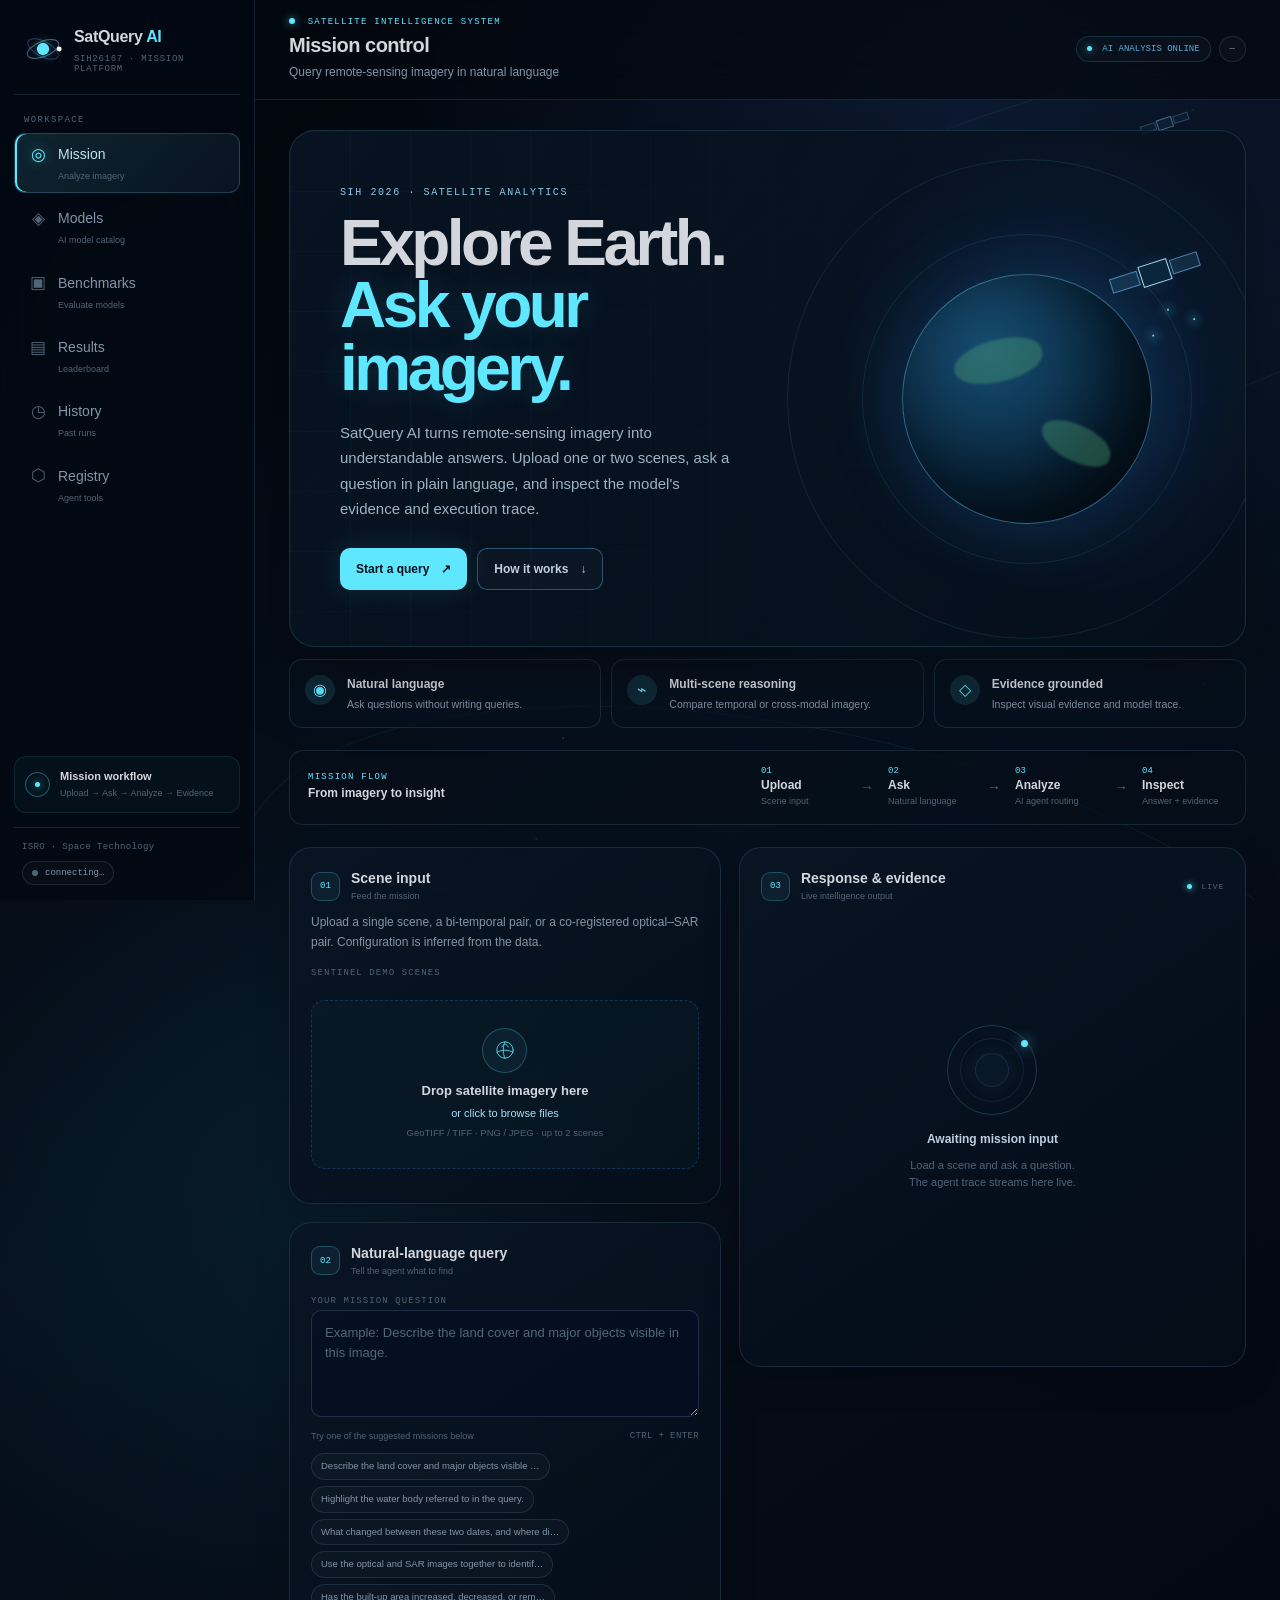
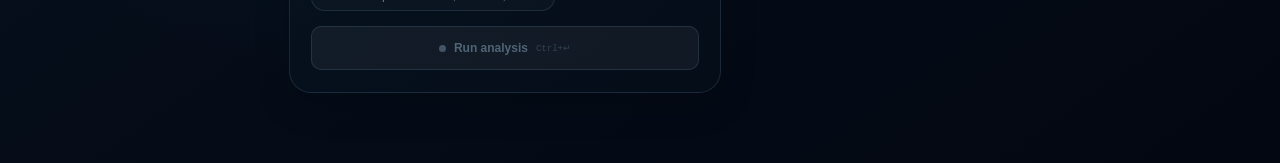
<file: src/satquery/api/static/index.html>
<!doctype html>
<html lang="en">
<head>
  <meta charset="utf-8" />
  <meta name="viewport" content="width=device-width, initial-scale=1" />
  <meta name="theme-color" content="#030712" />
  <meta name="description" content="SatQuery AI — Satellite Intelligence Mission Control Platform." />
  <title>SatQuery AI — Satellite Intelligence Mission Control</title>
  <link rel="stylesheet" href="style.css" />
</head>

<body>
  <div class="space-backdrop" aria-hidden="true">
    <div class="stars stars-a"></div>
    <div class="stars stars-b"></div>
    <div class="orbit-line orbit-line-a"></div>
    <div class="orbit-line orbit-line-b"></div>
    <div class="satellite satellite-a">
      <span class="sat-body"></span><span class="panel panel-left"></span><span class="panel panel-right"></span>
    </div>
    <div class="earth-glow"></div>
  </div>

  <div class="app">
    <aside class="sidebar" aria-label="Primary navigation">
      <div class="sidebar-brand">
        <svg class="orbit-mark" viewBox="0 0 40 40" aria-hidden="true">
          <circle cx="20" cy="20" r="6.5" class="planet" />
          <ellipse cx="20" cy="20" rx="17.5" ry="8" class="orbit" />
          <ellipse cx="20" cy="20" rx="17.5" ry="8" class="orbit orbit-tilt" />
          <circle cx="37" cy="20" r="2.6" class="sat" />
        </svg>
        <div>
          <strong>SatQuery <span class="brand-ai">AI</span></strong>
          <span class="sidebar-id">SIH26167 · Mission Platform</span>
        </div>
      </div>

      <div class="sidebar-section-label">Workspace</div>
      <nav class="nav" role="tablist" aria-label="Workspace">
        <button class="nav-item is-active" data-tab="mission" role="tab" aria-selected="true">
          <span class="nav-icon">◎</span><span>Mission</span>
          <span class="nav-caption">Analyze imagery</span>
        </button>
        <button class="nav-item" data-tab="models" role="tab" aria-selected="false">
          <span class="nav-icon">◈</span><span>Models</span>
          <span class="nav-caption">AI model catalog</span>
        </button>
        <button class="nav-item" data-tab="benchmarks" role="tab" aria-selected="false">
          <span class="nav-icon">▣</span><span>Benchmarks</span>
          <span class="nav-caption">Evaluate models</span>
        </button>
        <button class="nav-item" data-tab="results" role="tab" aria-selected="false">
          <span class="nav-icon">▤</span><span>Results</span>
          <span class="nav-caption">Leaderboard</span>
        </button>
        <button class="nav-item" data-tab="history" role="tab" aria-selected="false">
          <span class="nav-icon">◷</span><span>History</span>
          <span class="nav-caption">Past runs</span>
        </button>
        <button class="nav-item" data-tab="registry" role="tab" aria-selected="false">
          <span class="nav-icon">⬡</span><span>Registry</span>
          <span class="nav-caption">Agent tools</span>
        </button>
      </nav>

      <div class="sidebar-guide">
        <div class="guide-orb"></div>
        <div>
          <strong>Mission workflow</strong>
          <span>Upload → Ask → Analyze → Evidence</span>
        </div>
      </div>

      <footer class="sidebar-foot">
        <span class="sidebar-org">ISRO · Space Technology</span>
        <div id="status" class="status-pill" role="status">connecting…</div>
      </footer>
    </aside>

    <div class="main">
      <header class="topbar">
        <div class="topbar-title">
          <div class="eyebrow"><span class="live-dot"></span> SATELLITE INTELLIGENCE SYSTEM</div>
          <h1 id="page-title">Mission control</h1>
          <p id="page-subtitle">Query remote-sensing imagery in natural language</p>
        </div>
        <div class="topbar-actions">
          <div class="system-chip"><span class="chip-dot"></span> AI ANALYSIS ONLINE</div>
          <span id="active-model" class="chip-meta">—</span>
        </div>
      </header>

      <main class="content">

        <!-- Mission -->
        <section id="mission" class="view is-active">
          <section class="mission-hero">
            <div class="hero-copy">
              <div class="hero-kicker">SIH 2026 · SATELLITE ANALYTICS</div>
              <h2>Explore Earth.<br /><span>Ask your imagery.</span></h2>
              <p>
                SatQuery AI turns remote-sensing imagery into understandable answers.
                Upload one or two scenes, ask a question in plain language, and inspect the
                model's evidence and execution trace.
              </p>
              <div class="hero-actions">
                <a class="hero-btn hero-btn-primary" href="#query-section">Start a query <span>↗</span></a>
                <a class="hero-btn hero-btn-secondary" href="#workflow">How it works <span>↓</span></a>
              </div>
            </div>
            <div class="hero-visual" aria-hidden="true">
              <div class="radar-ring ring-1"></div>
              <div class="radar-ring ring-2"></div>
              <div class="radar-ring ring-3"></div>
              <div class="radar-sweep"></div>
              <div class="earth-disc">
                <div class="earth-grid"></div>
                <div class="earth-land land-1"></div>
                <div class="earth-land land-2"></div>
              </div>
              <div class="hero-satellite">
                <span class="hs-body"></span>
                <span class="hs-panel hs-left"></span>
                <span class="hs-panel hs-right"></span>
                <span class="signal s1"></span><span class="signal s2"></span><span class="signal s3"></span>
              </div>
            </div>
          </section>

          <section class="mission-stats" aria-label="Platform capabilities">
            <div class="capability">
              <span class="cap-icon">◉</span>
              <div><strong>Natural language</strong><span>Ask questions without writing queries.</span></div>
            </div>
            <div class="capability">
              <span class="cap-icon">⌁</span>
              <div><strong>Multi-scene reasoning</strong><span>Compare temporal or cross-modal imagery.</span></div>
            </div>
            <div class="capability">
              <span class="cap-icon">◇</span>
              <div><strong>Evidence grounded</strong><span>Inspect visual evidence and model trace.</span></div>
            </div>
          </section>

          <div id="workflow" class="workflow-strip">
            <div class="workflow-title"><span>MISSION FLOW</span><strong>From imagery to insight</strong></div>
            <div class="workflow-steps">
              <div class="workflow-step"><b>01</b><span>Upload</span><small>Scene input</small></div>
              <i>→</i>
              <div class="workflow-step"><b>02</b><span>Ask</span><small>Natural language</small></div>
              <i>→</i>
              <div class="workflow-step"><b>03</b><span>Analyze</span><small>AI agent routing</small></div>
              <i>→</i>
              <div class="workflow-step"><b>04</b><span>Inspect</span><small>Answer + evidence</small></div>
            </div>
          </div>

          <div class="mission-layout">
            <div class="stack">
              <article class="card mission-card">
                <header class="card-head">
                  <div class="step-badge">01</div>
                  <div><h2>Scene input</h2><span class="section-note">Feed the mission</span></div>
                </header>
                <p class="card-lede">
                  Upload a single scene, a bi-temporal pair, or a co-registered optical–SAR pair.
                  Configuration is inferred from the data.
                </p>

                <div id="sample-strip" class="sample-strip">
                  <div class="label-row">Sentinel demo scenes</div>
                  <div id="sample-cards" class="sample-grid"></div>
                </div>

                <label id="dropzone" class="dropzone" for="file-input">
                  <div class="dropzone-inner">
                    <div class="upload-orbit" aria-hidden="true">
                      <svg viewBox="0 0 48 48">
                        <circle cx="24" cy="24" r="14"></circle>
                        <path d="M10 28c8-5 20-5 28 0"></path>
                        <path d="M24 10c-4 8-4 20 0 28"></path>
                        <path d="M18 19l6-6 6 6"></path>
                      </svg>
                    </div>
                    <span class="drop-title">Drop satellite imagery here</span>
                    <span class="drop-action">or click to browse files</span>
                    <span class="drop-hint">GeoTIFF / TIFF · PNG / JPEG · up to 2 scenes</span>
                  </div>
                  <input type="file" id="file-input" multiple accept=".tif,.tiff,.png,.jpg,.jpeg,.jp2" />
                </label>

                <div id="scenes" class="scene-grid"></div>
                <div id="config-banner" class="banner" hidden></div>
              </article>

              <article id="query-section" class="card mission-card query-card">
                <header class="card-head">
                  <div class="step-badge">02</div>
                  <div><h2>Natural-language query</h2><span class="section-note">Tell the agent what to find</span></div>
                </header>

                <label class="query-label" for="query">YOUR MISSION QUESTION</label>
                <textarea id="query" rows="4" spellcheck="false"
                  placeholder="Example: Describe the land cover and major objects visible in this image."></textarea>
                <div class="query-helper"><span>Try one of the suggested missions below</span><span class="query-shortcut">CTRL + ENTER</span></div>
                <div id="examples" class="chip-row"></div>

                <button id="run" class="btn btn-primary run-btn" disabled>
                  <span class="run-pulse"></span>
                  <span class="btn-label">Run analysis</span>
                  <span class="btn-kbd">Ctrl+↵</span>
                </button>
              </article>
            </div>

            <article class="card card-tall response-card">
              <header class="card-head">
                <div class="step-badge">03</div>
                <div><h2>Response &amp; evidence</h2><span class="section-note">Live intelligence output</span></div>
                <span class="response-live"><span></span> LIVE</span>
              </header>

              <div id="placeholder" class="empty-state">
                <div class="empty-orbit">
                  <span></span><i></i>
                </div>
                <strong>Awaiting mission input</strong>
                <p>Load a scene and ask a question.<br />The agent trace streams here live.</p>
              </div>

              <div id="answer-card" class="answer-card" hidden>
                <header class="answer-head">
                  <span id="routed-task" class="badge badge-dark"></span>
                  <div class="confidence">
                    <span>CONFIDENCE</span>
                    <strong id="confidence-value"></strong>
                    <div class="meter"><div id="confidence-bar" class="meter-fill"></div></div>
                  </div>
                </header>
                <p id="answer" class="answer-text"></p>
                <footer id="routing-rule" class="answer-foot"></footer>
              </div>

              <div id="warnings" class="alert" hidden></div>

              <div id="evidence-block" class="sub-block" hidden>
                <h3>Visual evidence</h3>
                <div id="evidence" class="evidence-grid"></div>
              </div>

              <div id="checks-block" class="sub-block" hidden>
                <h3>Input validation</h3>
                <div id="checks" class="check-table"></div>
              </div>

              <div id="trace-block" class="sub-block" hidden>
                <h3>Execution trace</h3>
                <ol id="trace" class="trace"></ol>
                <button id="download-report" class="btn btn-ghost">Download report (JSON)</button>
              </div>
            </article>
          </div>
        </section>

        <!-- Models -->
        <section id="models" class="view">
          <div class="page-intro">
            <div class="page-kicker">MODEL OPERATIONS</div>
            <h2>Model catalog</h2>
            <p>Pull vision-language weights and run multi-model bake-offs across every candidate backend.</p>
          </div>
          <div id="model-catalog" class="model-grid">loading…</div>
          <div class="card card-spaced">
            <header class="card-head"><div class="step-badge">01</div><div><h2>Quick bake-off</h2><span class="section-note">Compare ready models</span></div></header>
            <p class="card-lede">Run all ready models against selected benchmarks. Results append to the shared leaderboard.</p>
            <div id="bakeoff-bench-list" class="check-list">loading…</div>
            <div class="form-row">
              <label class="field"><span>Samples per benchmark</span><input type="number" id="bakeoff-limit" value="200" min="1" max="100000" /></label>
              <button id="bakeoff-run" class="btn btn-primary">Run bake-off on ready models</button>
            </div>
            <pre id="bakeoff-progress" class="progress-log" hidden></pre>
          </div>
        </section>

        <!-- Benchmarks -->
        <section id="benchmarks" class="view">
          <div class="page-intro">
            <div class="page-kicker">EVALUATION LAB</div>
            <h2>Prescribed benchmarks</h2>
            <p>Official evaluation datasets from the problem statement — VRSBench, RSVQA, CDVQA.</p>
          </div>
          <article class="card card-spaced">
            <header class="card-head"><div class="step-badge">01</div><div><h2>Datasets</h2><span class="section-note">Evaluation sources</span></div></header>
            <div id="dataset-cards" class="dataset-grid">loading…</div>
          </article>
          <article class="card">
            <header class="card-head"><div class="step-badge">02</div><div><h2>Evaluate</h2><span class="section-note">Run the same prompts as live analysis</span></div></header>
            <p class="card-lede">Score selected models through the same prompts used for live analysis.</p>
            <div id="bench-model-picker" class="model-picker"></div>
            <div id="bench-list" class="check-list">loading…</div>
            <div class="form-row">
              <label class="field"><span>Samples</span><input type="number" id="bench-limit" value="200" min="1" max="100000" /></label>
              <button id="bench-run" class="btn btn-primary">Run selected</button>
            </div>
            <div id="bench-live" class="bench-live" hidden>
              <div id="bench-progress-bar" class="progress-track"><span></span></div>
              <div id="bench-results-cards" class="metric-cards"></div>
            </div>
            <pre id="bench-output" class="log" hidden></pre>
          </article>
        </section>

        <!-- Results -->
        <section id="results" class="view">
          <div class="page-intro">
            <div class="page-kicker">MISSION INTELLIGENCE</div>
            <h2>Leaderboard</h2>
            <p>Headline metrics from <code>runs/results.csv</code> — normalized bake-off comparison.</p>
          </div>
          <article class="card">
            <div class="card-toolbar"><button id="results-refresh" class="btn btn-ghost btn-sm">Refresh results</button></div>
            <div id="results-table-wrap" class="table-wrap"><p class="empty">No results yet. Run a benchmark or bake-off.</p></div>
          </article>
          <article class="card card-spaced">
            <header class="card-head"><div class="step-badge">02</div><div><h2>Run log</h2><span class="section-note">Recent evaluation activity</span></div></header>
            <div id="results-runs" class="run-log"></div>
          </article>
        </section>

        <!-- History -->
        <section id="history" class="view">
          <div class="page-intro">
            <div class="page-kicker">MISSION ARCHIVE</div>
            <h2>Session history</h2>
            <p>Recent analysis and benchmark jobs from this server instance.</p>
          </div>
          <div id="history-list" class="history-list">loading…</div>
        </section>

        <!-- Registry -->
        <section id="registry" class="view">
          <div class="page-intro">
            <div class="page-kicker">AGENT INFRASTRUCTURE</div>
            <h2>Tool registry</h2>
            <p>Predefined specialist tools the agent may select. Only listed parameters are permitted.</p>
          </div>
          <div id="registry-list" class="tool-grid">loading…</div>
        </section>

      </main>
    </div>
  </div>

  <script src="app.js"></script>
</body>
</html>
</file>
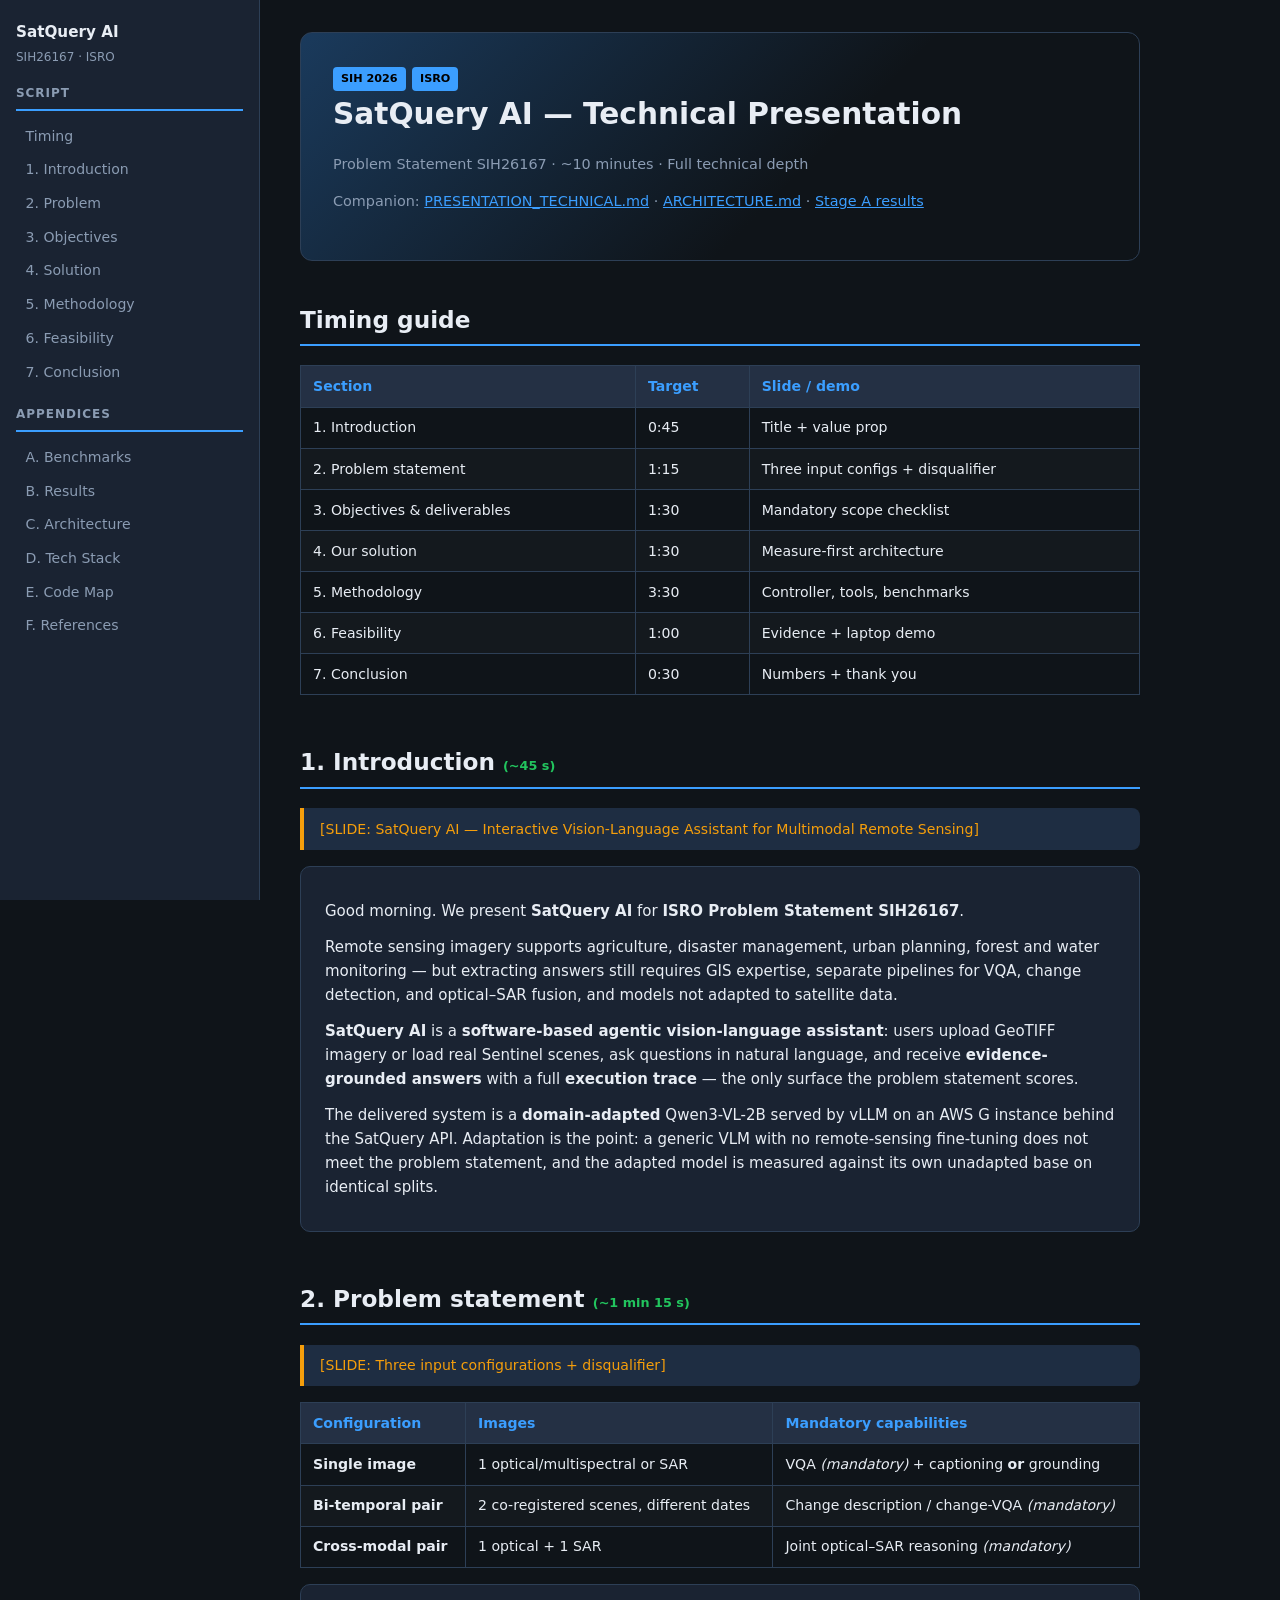
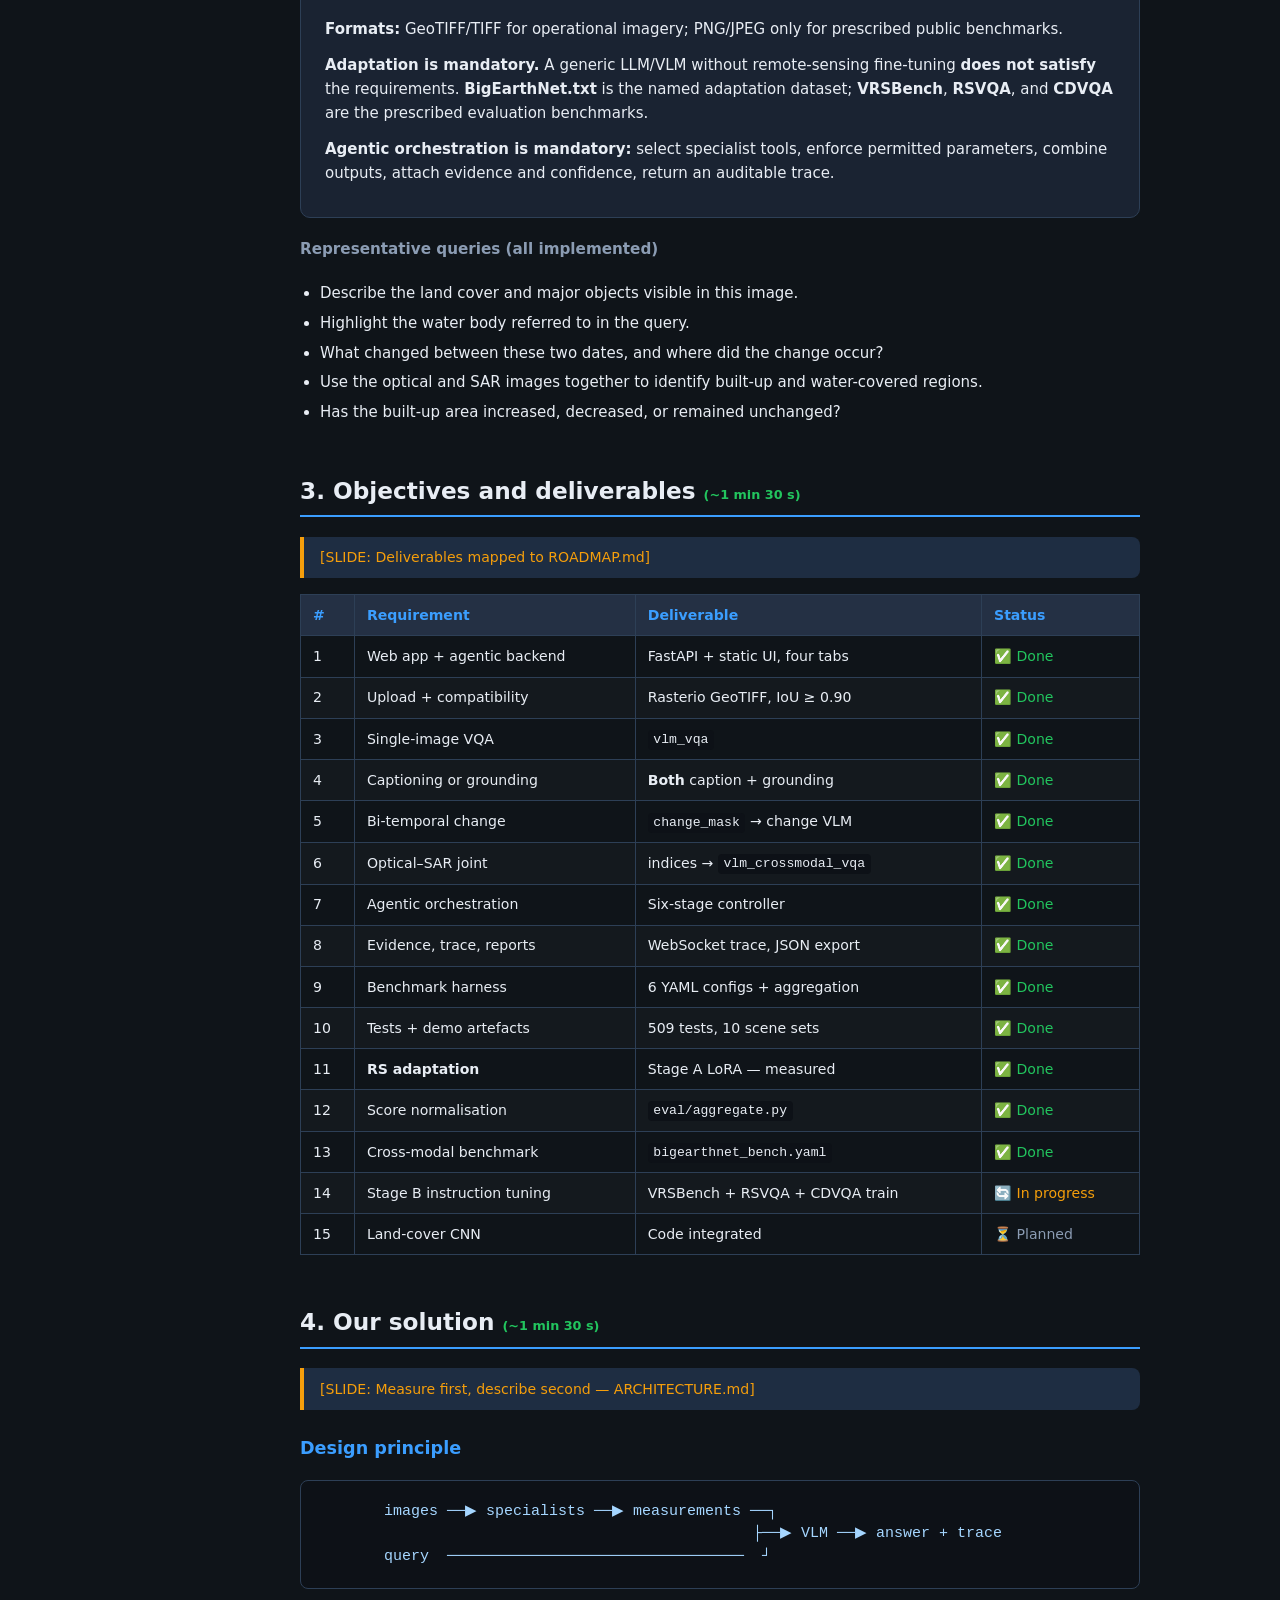
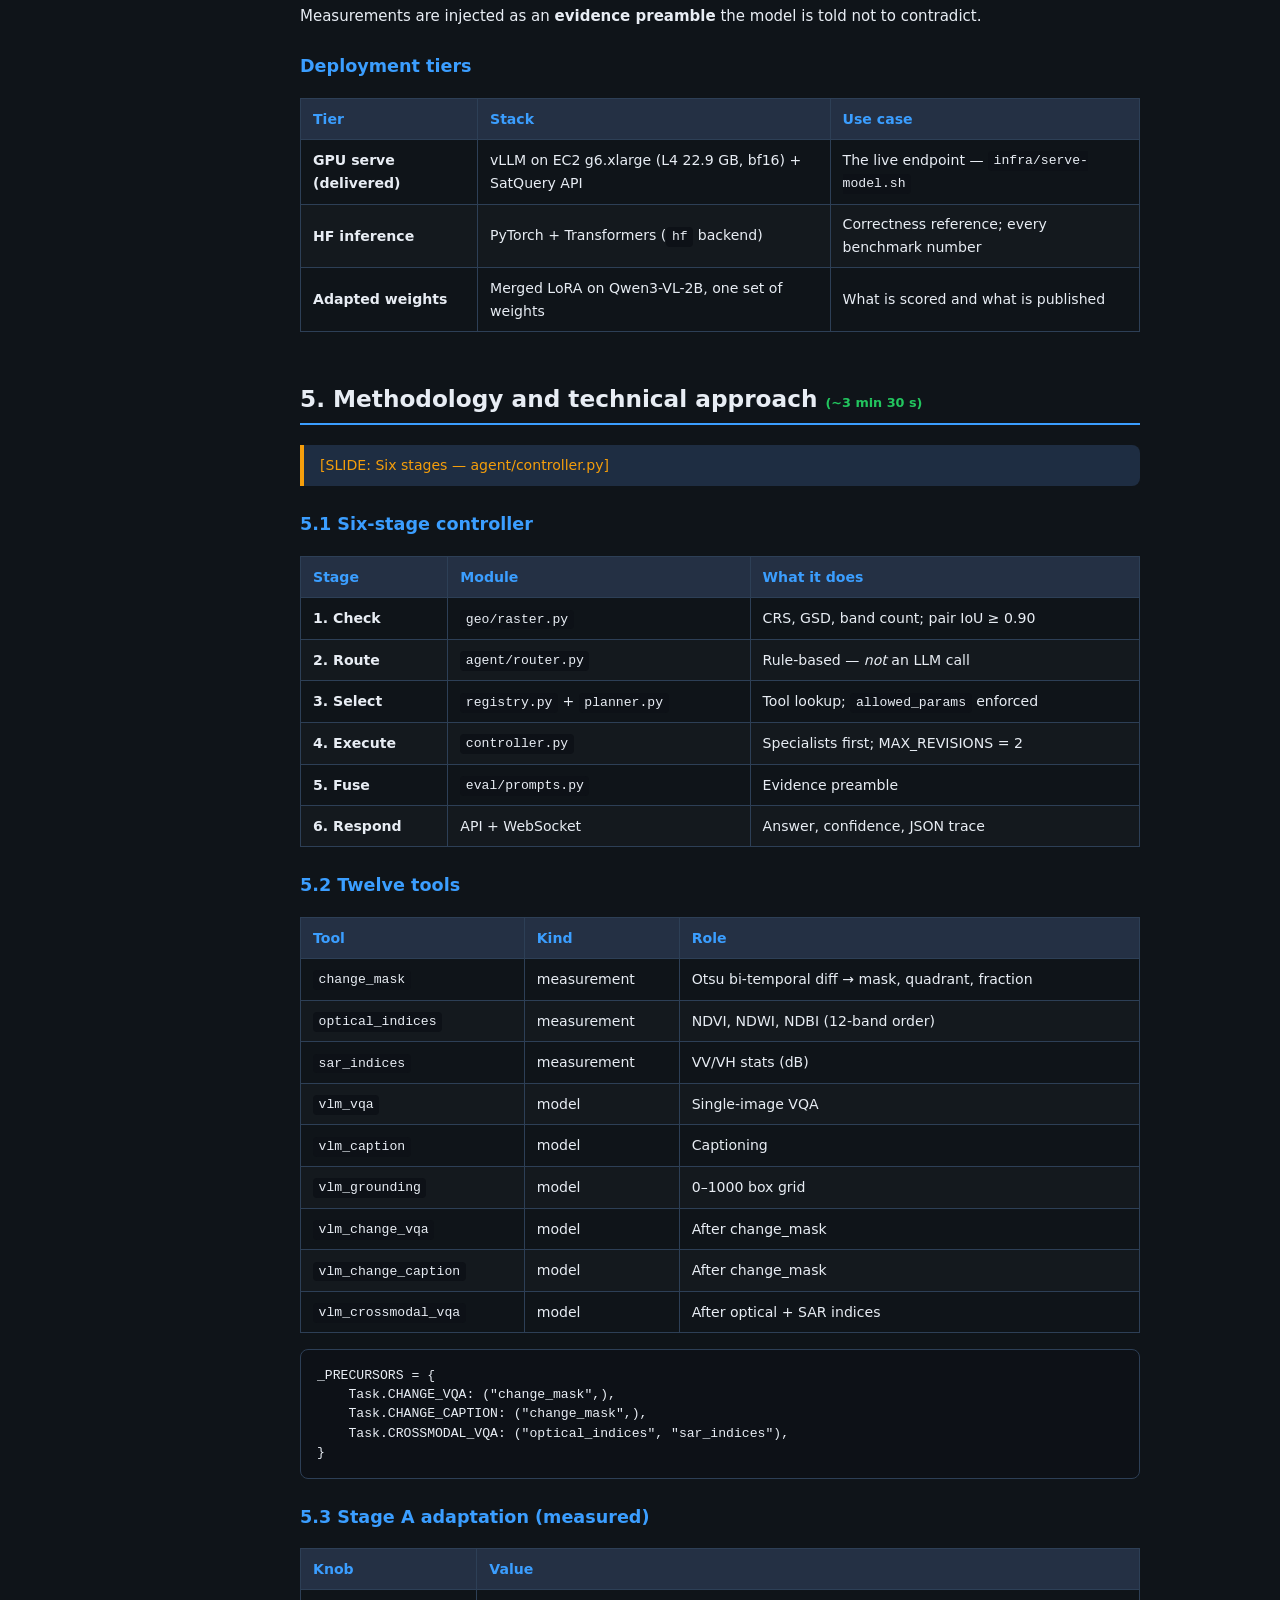
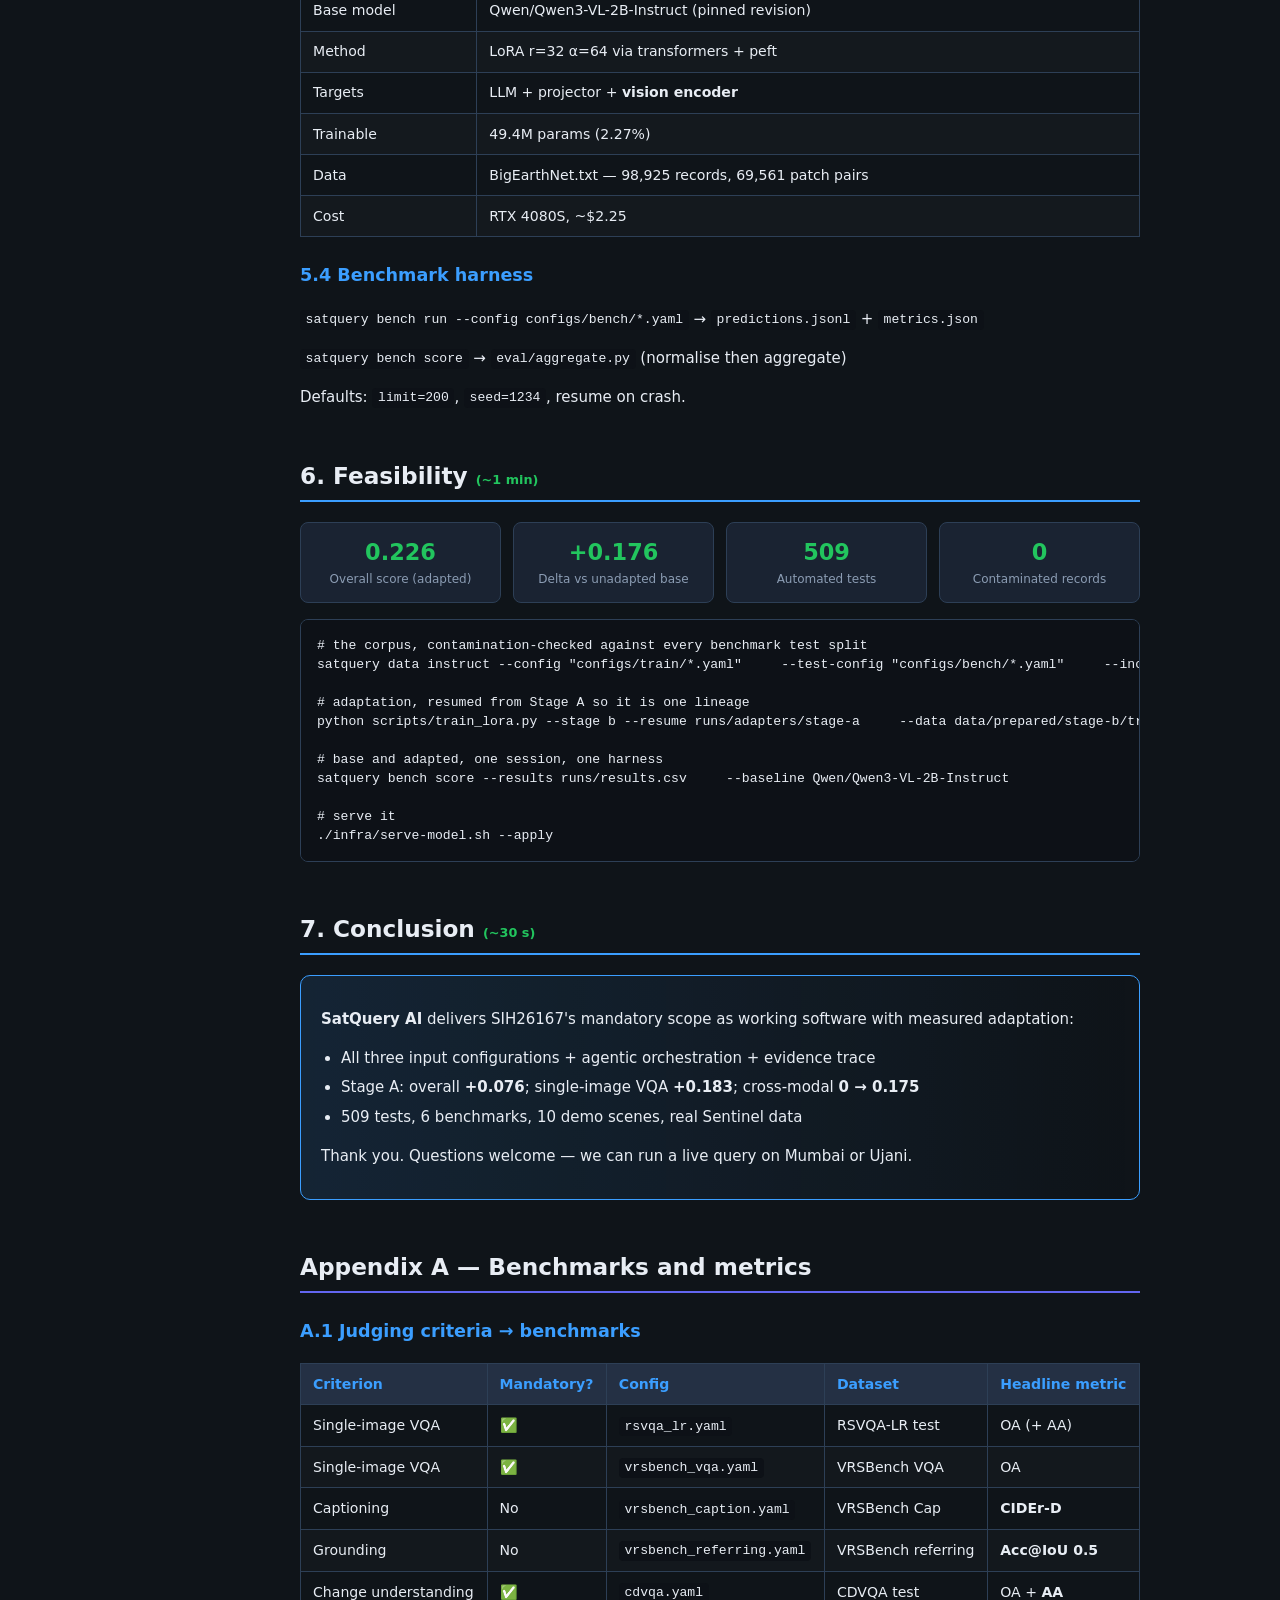
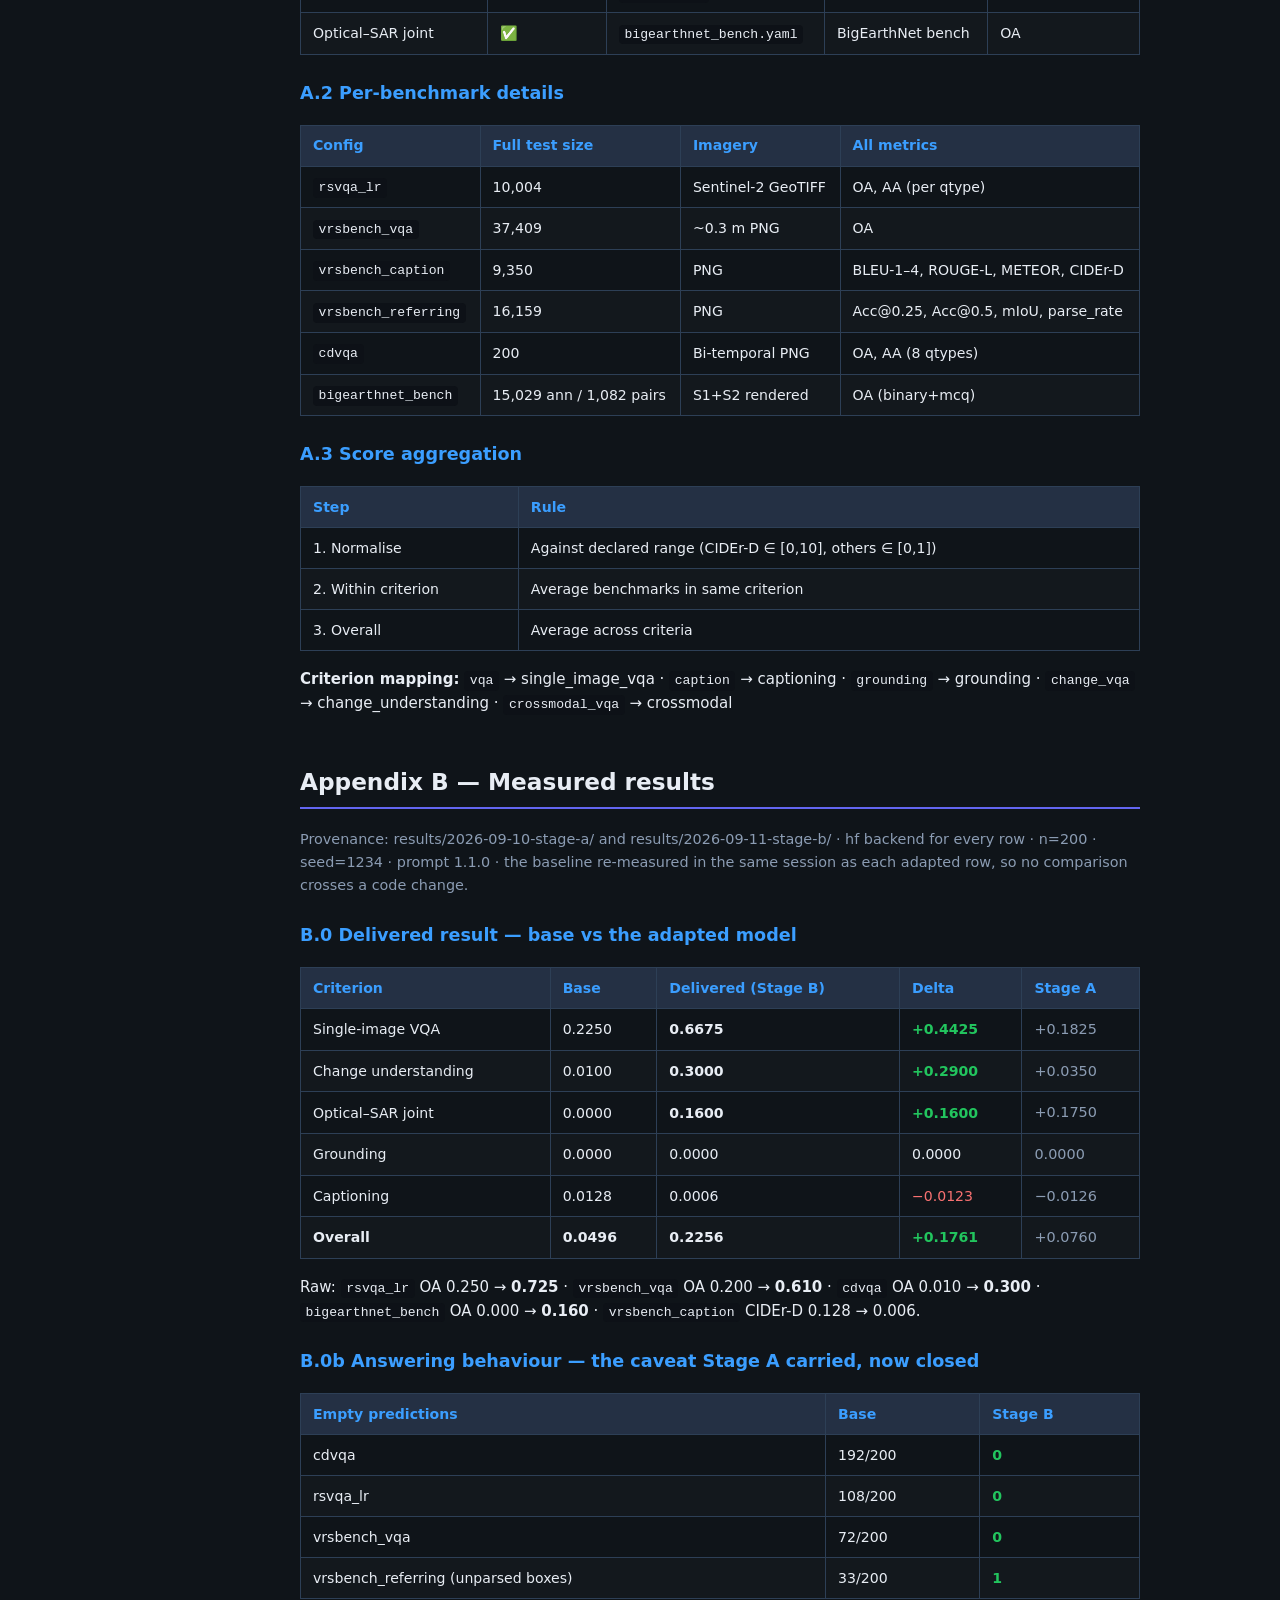
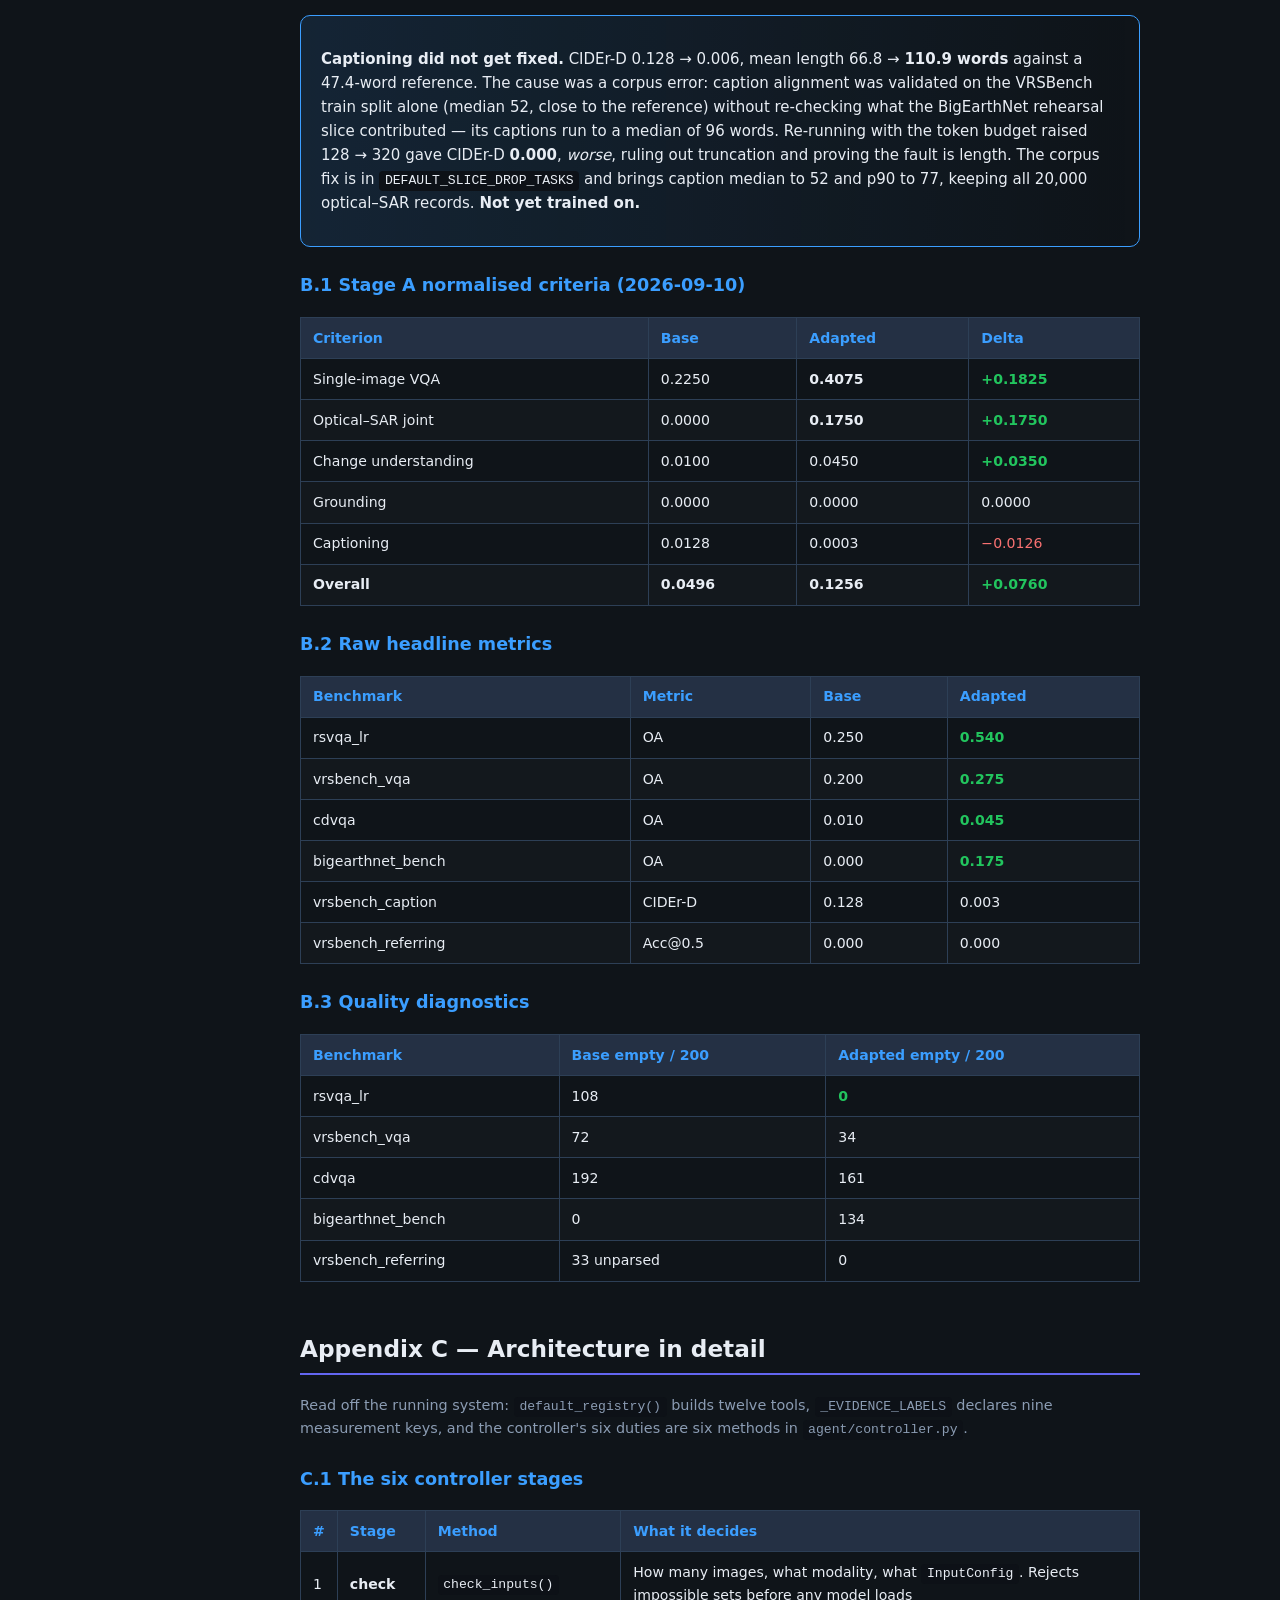
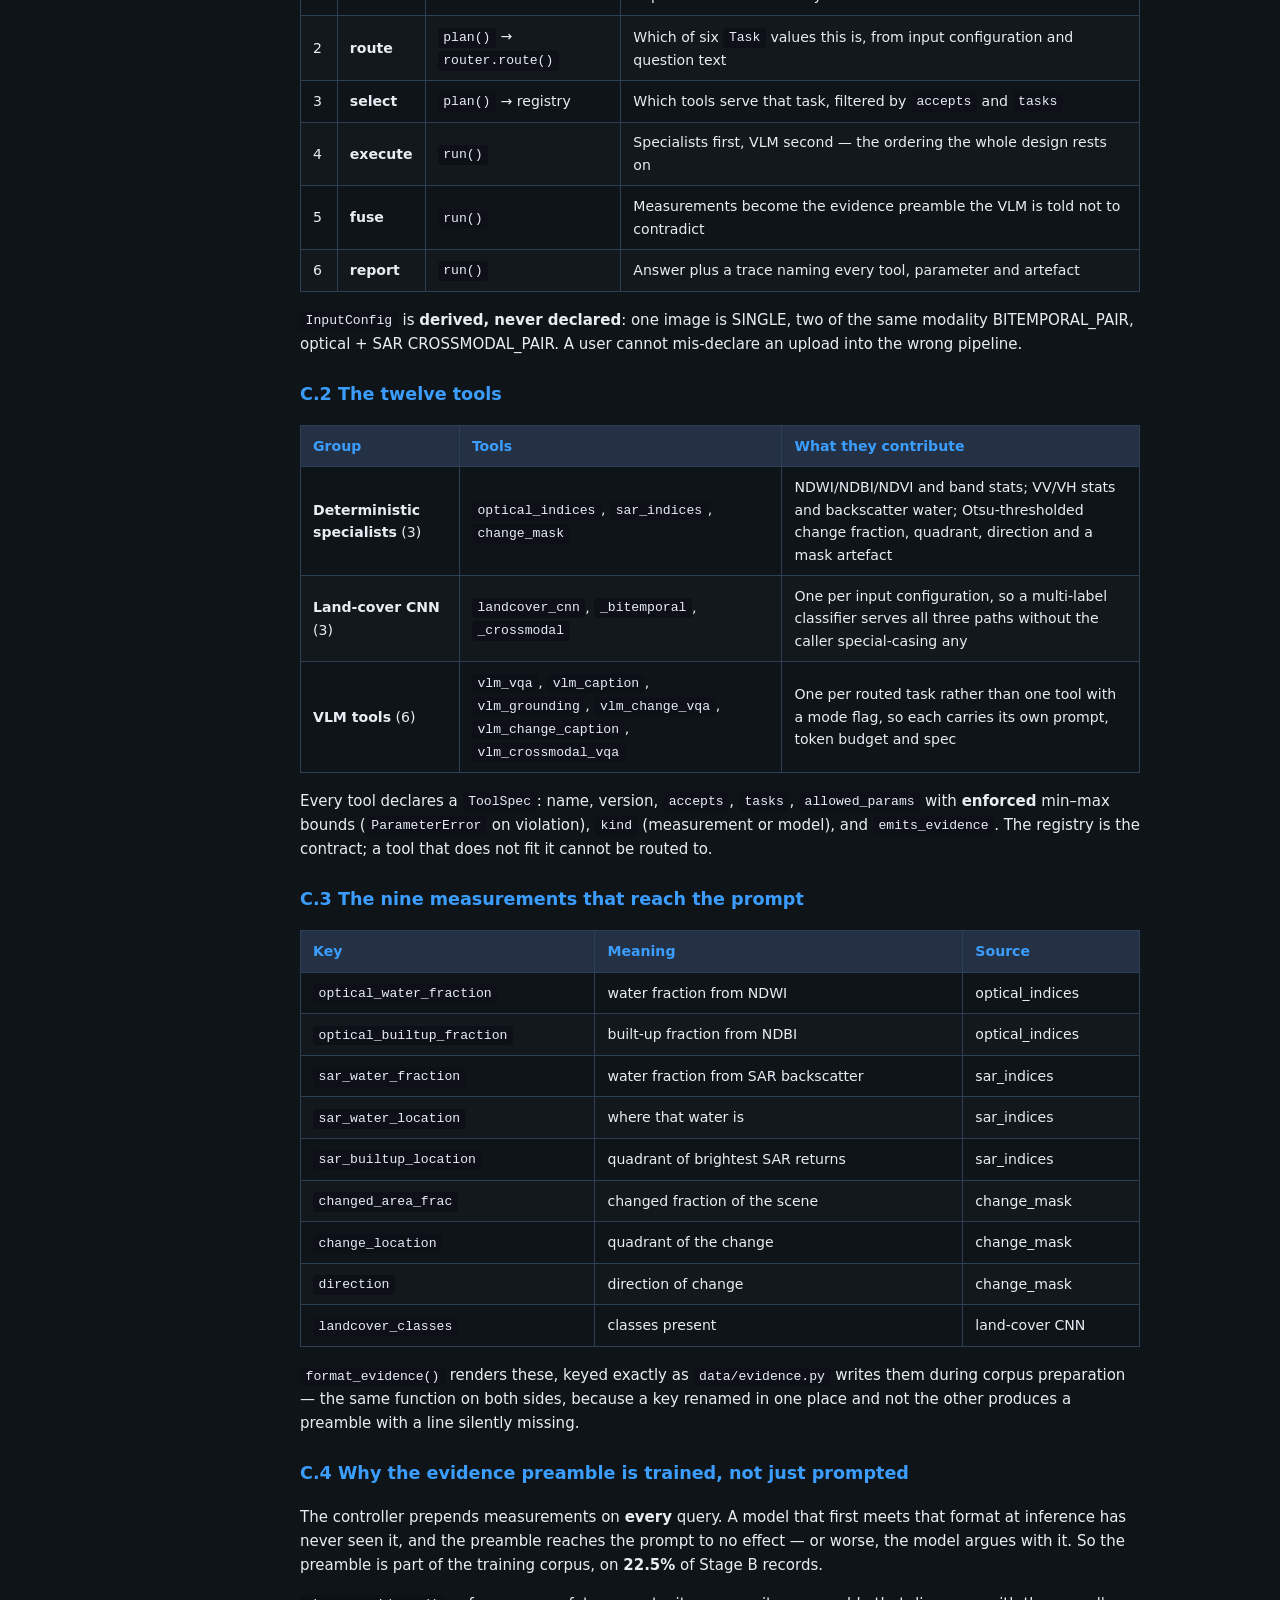
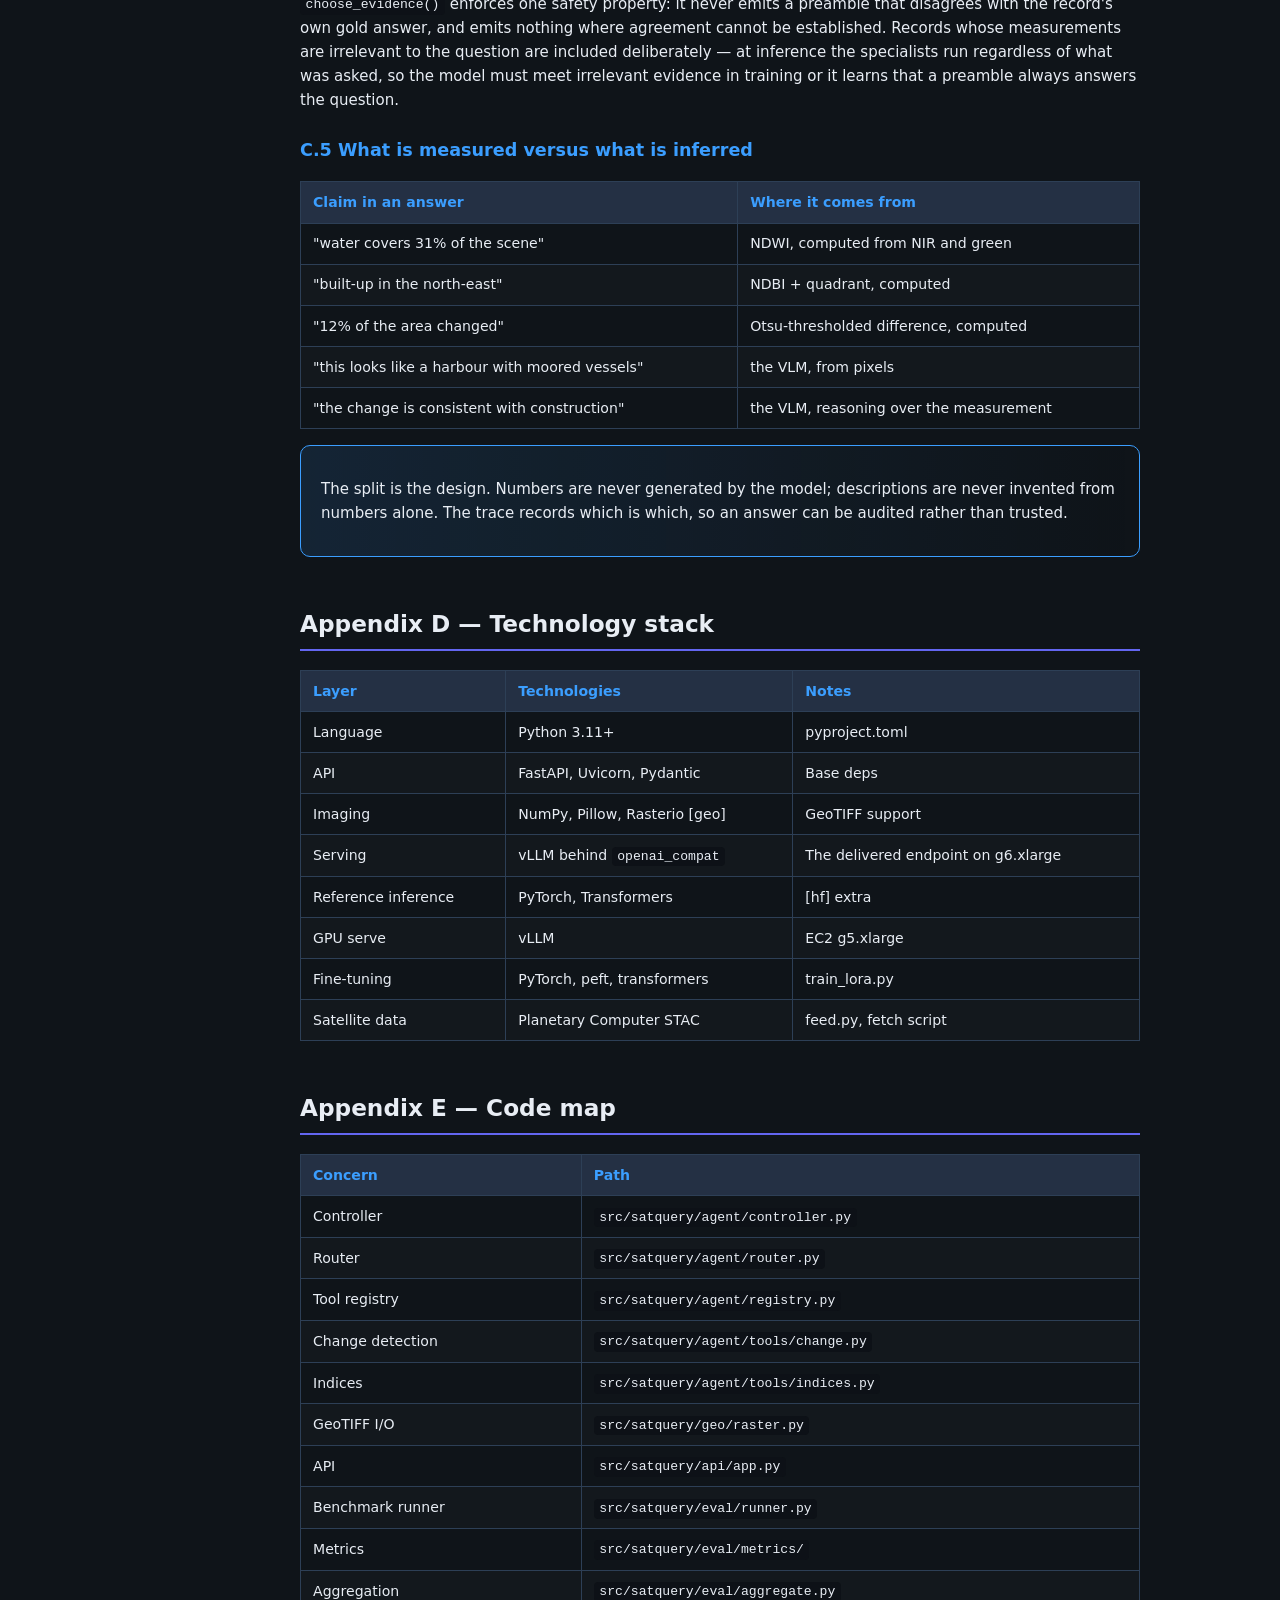
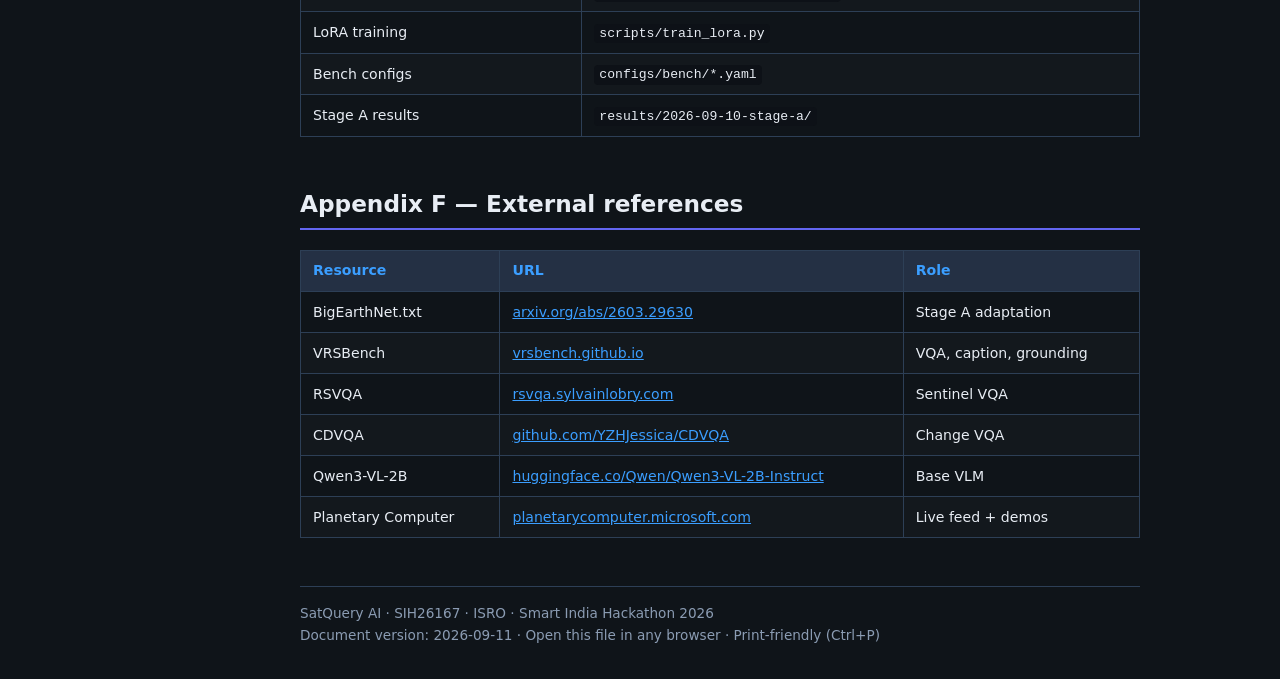
<file: docs/PRESENTATION_TECHNICAL.html>
<!DOCTYPE html>
<html lang="en">
<head>
  <meta charset="UTF-8" />
  <meta name="viewport" content="width=device-width, initial-scale=1.0" />
  <title>SatQuery AI — Technical Presentation | SIH26167</title>
  <style>
    :root {
      --bg: #0f1419;
      --surface: #1a2332;
      --surface2: #243044;
      --text: #e8edf4;
      --muted: #8b9cb3;
      --accent: #3b9eff;
      --accent2: #22c55e;
      --warn: #f59e0b;
      --border: #2d3f56;
      --code-bg: #0d1117;
      --slide: #1e2d42;
    }
    * { box-sizing: border-box; }
    html { scroll-behavior: smooth; }
    body {
      margin: 0;
      font-family: "Segoe UI", system-ui, -apple-system, sans-serif;
      background: var(--bg);
      color: var(--text);
      line-height: 1.6;
      font-size: 15px;
    }
    .layout {
      display: grid;
      grid-template-columns: 260px 1fr;
      min-height: 100vh;
    }
    nav {
      position: sticky;
      top: 0;
      height: 100vh;
      overflow-y: auto;
      background: var(--surface);
      border-right: 1px solid var(--border);
      padding: 1.25rem 1rem;
    }
    nav h2 {
      font-size: 0.75rem;
      text-transform: uppercase;
      letter-spacing: 0.08em;
      color: var(--muted);
      margin: 1rem 0 0.5rem;
    }
    nav a {
      display: block;
      color: var(--muted);
      text-decoration: none;
      padding: 0.35rem 0.6rem;
      border-radius: 6px;
      font-size: 0.88rem;
    }
    nav a:hover, nav a.active { color: var(--accent); background: var(--surface2); }
    main {
      max-width: 920px;
      padding: 2rem 2.5rem 4rem;
    }
    header.hero {
      background: linear-gradient(135deg, #1a3a5c 0%, #0f1419 60%);
      border: 1px solid var(--border);
      border-radius: 12px;
      padding: 2rem;
      margin-bottom: 2.5rem;
    }
    header.hero h1 {
      margin: 0 0 0.5rem;
      font-size: 1.85rem;
      font-weight: 700;
    }
    .meta { color: var(--muted); font-size: 0.9rem; }
    .badge {
      display: inline-block;
      background: var(--accent);
      color: #000;
      font-size: 0.7rem;
      font-weight: 700;
      padding: 0.2rem 0.5rem;
      border-radius: 4px;
      margin-right: 0.4rem;
    }
    section {
      margin-bottom: 3rem;
      scroll-margin-top: 1rem;
    }
    h2 {
      font-size: 1.45rem;
      border-bottom: 2px solid var(--accent);
      padding-bottom: 0.4rem;
      margin-top: 0;
    }
    h3 { font-size: 1.1rem; color: var(--accent); margin-top: 1.5rem; }
    h4 { font-size: 0.95rem; color: var(--muted); margin-top: 1.2rem; }
    .slide-cue {
      background: var(--slide);
      border-left: 4px solid var(--warn);
      padding: 0.6rem 1rem;
      margin: 1rem 0;
      font-size: 0.88rem;
      color: var(--warn);
      border-radius: 0 8px 8px 0;
    }
    .script {
      background: var(--surface);
      border: 1px solid var(--border);
      border-radius: 10px;
      padding: 1.25rem 1.5rem;
      margin: 1rem 0;
    }
    .script p { margin: 0.75rem 0; }
    .timing {
      font-size: 0.8rem;
      color: var(--accent2);
      font-weight: 600;
      margin-bottom: 0.5rem;
    }
    table {
      width: 100%;
      border-collapse: collapse;
      margin: 1rem 0;
      font-size: 0.88rem;
    }
    th, td {
      border: 1px solid var(--border);
      padding: 0.55rem 0.75rem;
      text-align: left;
    }
    th { background: var(--surface2); color: var(--accent); font-weight: 600; }
    tr:nth-child(even) td { background: rgba(255,255,255,0.02); }
    .ok { color: var(--accent2); }
    .progress { color: var(--warn); }
    .planned { color: var(--muted); }
    .delta-pos { color: var(--accent2); font-weight: 600; }
    .delta-neg { color: #f87171; }
    pre, code {
      font-family: "Cascadia Code", "Consolas", monospace;
      font-size: 0.82rem;
    }
    pre {
      background: var(--code-bg);
      border: 1px solid var(--border);
      border-radius: 8px;
      padding: 1rem;
      overflow-x: auto;
      line-height: 1.45;
    }
    code { background: var(--code-bg); padding: 0.15rem 0.35rem; border-radius: 4px; }
    pre code { background: none; padding: 0; }
    .diagram {
      background: var(--code-bg);
      border: 1px solid var(--border);
      border-radius: 8px;
      padding: 1.25rem;
      font-family: monospace;
      white-space: pre;
      line-height: 1.5;
      color: #a5d6ff;
    }
    ul { padding-left: 1.25rem; }
    li { margin: 0.35rem 0; }
    a { color: var(--accent); }
    .appendix h2 { border-color: #6366f1; }
    .highlight-box {
      background: linear-gradient(90deg, rgba(59,158,255,0.12), transparent);
      border: 1px solid var(--accent);
      border-radius: 10px;
      padding: 1rem 1.25rem;
      margin: 1rem 0;
    }
    .stat-grid {
      display: grid;
      grid-template-columns: repeat(auto-fit, minmax(140px, 1fr));
      gap: 0.75rem;
      margin: 1rem 0;
    }
    .stat {
      background: var(--surface);
      border: 1px solid var(--border);
      border-radius: 8px;
      padding: 0.75rem;
      text-align: center;
    }
    .stat .val { font-size: 1.4rem; font-weight: 700; color: var(--accent2); }
    .stat .lbl { font-size: 0.75rem; color: var(--muted); }
    footer {
      margin-top: 3rem;
      padding-top: 1rem;
      border-top: 1px solid var(--border);
      color: var(--muted);
      font-size: 0.85rem;
    }
    @media print {
      nav { display: none; }
      .layout { display: block; }
      body { background: #fff; color: #000; }
      section { page-break-inside: avoid; }
    }
    @media (max-width: 800px) {
      .layout { grid-template-columns: 1fr; }
      nav { position: relative; height: auto; }
      main { padding: 1rem; }
    }
  </style>
</head>
<body>
<div class="layout">
  <nav>
    <strong style="color:var(--text);font-size:0.95rem;">SatQuery AI</strong>
    <p style="font-size:0.75rem;color:var(--muted);margin:0.25rem 0 1rem;">SIH26167 · ISRO</p>
    <h2>Script</h2>
    <a href="#timing">Timing</a>
    <a href="#s1">1. Introduction</a>
    <a href="#s2">2. Problem</a>
    <a href="#s3">3. Objectives</a>
    <a href="#s4">4. Solution</a>
    <a href="#s5">5. Methodology</a>
    <a href="#s6">6. Feasibility</a>
    <a href="#s7">7. Conclusion</a>
    <h2>Appendices</h2>
    <a href="#appendix-a">A. Benchmarks</a>
    <a href="#appendix-b">B. Results</a>
    <a href="#appendix-c">C. Architecture</a>
    <a href="#appendix-d">D. Tech Stack</a>
    <a href="#appendix-e">E. Code Map</a>
    <a href="#appendix-f">F. References</a>
  </nav>

  <main>
    <header class="hero">
      <span class="badge">SIH 2026</span><span class="badge">ISRO</span>
      <h1>SatQuery AI — Technical Presentation</h1>
      <p class="meta">Problem Statement SIH26167 · ~10 minutes · Full technical depth</p>
      <p class="meta">Companion: <a href="PRESENTATION_TECHNICAL.md">PRESENTATION_TECHNICAL.md</a> ·
        <a href="ARCHITECTURE.md">ARCHITECTURE.md</a> ·
        <a href="../results/2026-09-10-stage-a/">Stage A results</a></p>
    </header>

    <section id="timing">
      <h2>Timing guide</h2>
      <table>
        <thead><tr><th>Section</th><th>Target</th><th>Slide / demo</th></tr></thead>
        <tbody>
          <tr><td>1. Introduction</td><td>0:45</td><td>Title + value prop</td></tr>
          <tr><td>2. Problem statement</td><td>1:15</td><td>Three input configs + disqualifier</td></tr>
          <tr><td>3. Objectives & deliverables</td><td>1:30</td><td>Mandatory scope checklist</td></tr>
          <tr><td>4. Our solution</td><td>1:30</td><td>Measure-first architecture</td></tr>
          <tr><td>5. Methodology</td><td>3:30</td><td>Controller, tools, benchmarks</td></tr>
          <tr><td>6. Feasibility</td><td>1:00</td><td>Evidence + laptop demo</td></tr>
          <tr><td>7. Conclusion</td><td>0:30</td><td>Numbers + thank you</td></tr>
        </tbody>
      </table>
    </section>

    <section id="s1">
      <h2>1. Introduction <span class="timing">(~45 s)</span></h2>
      <div class="slide-cue">[SLIDE: SatQuery AI — Interactive Vision-Language Assistant for Multimodal Remote Sensing]</div>
      <div class="script">
        <p>Good morning. We present <strong>SatQuery AI</strong> for <strong>ISRO Problem Statement SIH26167</strong>.</p>
        <p>Remote sensing imagery supports agriculture, disaster management, urban planning, forest and water monitoring — but extracting answers still requires GIS expertise, separate pipelines for VQA, change detection, and optical–SAR fusion, and models not adapted to satellite data.</p>
        <p><strong>SatQuery AI</strong> is a <strong>software-based agentic vision-language assistant</strong>: users upload GeoTIFF imagery or load real Sentinel scenes, ask questions in natural language, and receive <strong>evidence-grounded answers</strong> with a full <strong>execution trace</strong> — the only surface the problem statement scores.</p>
        <p>The delivered system is a <strong>domain-adapted</strong> Qwen3-VL-2B served by vLLM on an AWS G instance behind the SatQuery API. Adaptation is the point: a generic VLM with no remote-sensing fine-tuning does not meet the problem statement, and the adapted model is measured against its own unadapted base on identical splits.</p>
      </div>
    </section>

    <section id="s2">
      <h2>2. Problem statement <span class="timing">(~1 min 15 s)</span></h2>
      <div class="slide-cue">[SLIDE: Three input configurations + disqualifier]</div>
      <table>
        <thead><tr><th>Configuration</th><th>Images</th><th>Mandatory capabilities</th></tr></thead>
        <tbody>
          <tr><td><strong>Single image</strong></td><td>1 optical/multispectral or SAR</td><td>VQA <em>(mandatory)</em> + captioning <strong>or</strong> grounding</td></tr>
          <tr><td><strong>Bi-temporal pair</strong></td><td>2 co-registered scenes, different dates</td><td>Change description / change-VQA <em>(mandatory)</em></td></tr>
          <tr><td><strong>Cross-modal pair</strong></td><td>1 optical + 1 SAR</td><td>Joint optical–SAR reasoning <em>(mandatory)</em></td></tr>
        </tbody>
      </table>
      <div class="script">
        <p><strong>Formats:</strong> GeoTIFF/TIFF for operational imagery; PNG/JPEG only for prescribed public benchmarks.</p>
        <p><strong>Adaptation is mandatory.</strong> A generic LLM/VLM without remote-sensing fine-tuning <strong>does not satisfy</strong> the requirements. <strong>BigEarthNet.txt</strong> is the named adaptation dataset; <strong>VRSBench</strong>, <strong>RSVQA</strong>, and <strong>CDVQA</strong> are the prescribed evaluation benchmarks.</p>
        <p><strong>Agentic orchestration is mandatory:</strong> select specialist tools, enforce permitted parameters, combine outputs, attach evidence and confidence, return an auditable trace.</p>
      </div>
      <h4>Representative queries (all implemented)</h4>
      <ul>
        <li>Describe the land cover and major objects visible in this image.</li>
        <li>Highlight the water body referred to in the query.</li>
        <li>What changed between these two dates, and where did the change occur?</li>
        <li>Use the optical and SAR images together to identify built-up and water-covered regions.</li>
        <li>Has the built-up area increased, decreased, or remained unchanged?</li>
      </ul>
    </section>

    <section id="s3">
      <h2>3. Objectives and deliverables <span class="timing">(~1 min 30 s)</span></h2>
      <div class="slide-cue">[SLIDE: Deliverables mapped to ROADMAP.md]</div>
      <table>
        <thead><tr><th>#</th><th>Requirement</th><th>Deliverable</th><th>Status</th></tr></thead>
        <tbody>
          <tr><td>1</td><td>Web app + agentic backend</td><td>FastAPI + static UI, four tabs</td><td class="ok">✅ Done</td></tr>
          <tr><td>2</td><td>Upload + compatibility</td><td>Rasterio GeoTIFF, IoU ≥ 0.90</td><td class="ok">✅ Done</td></tr>
          <tr><td>3</td><td>Single-image VQA</td><td><code>vlm_vqa</code></td><td class="ok">✅ Done</td></tr>
          <tr><td>4</td><td>Captioning or grounding</td><td><strong>Both</strong> caption + grounding</td><td class="ok">✅ Done</td></tr>
          <tr><td>5</td><td>Bi-temporal change</td><td><code>change_mask</code> → change VLM</td><td class="ok">✅ Done</td></tr>
          <tr><td>6</td><td>Optical–SAR joint</td><td>indices → <code>vlm_crossmodal_vqa</code></td><td class="ok">✅ Done</td></tr>
          <tr><td>7</td><td>Agentic orchestration</td><td>Six-stage controller</td><td class="ok">✅ Done</td></tr>
          <tr><td>8</td><td>Evidence, trace, reports</td><td>WebSocket trace, JSON export</td><td class="ok">✅ Done</td></tr>
          <tr><td>9</td><td>Benchmark harness</td><td>6 YAML configs + aggregation</td><td class="ok">✅ Done</td></tr>
          <tr><td>10</td><td>Tests + demo artefacts</td><td>509 tests, 10 scene sets</td><td class="ok">✅ Done</td></tr>
          <tr><td>11</td><td><strong>RS adaptation</strong></td><td>Stage A LoRA — measured</td><td class="ok">✅ Done</td></tr>
          <tr><td>12</td><td>Score normalisation</td><td><code>eval/aggregate.py</code></td><td class="ok">✅ Done</td></tr>
          <tr><td>13</td><td>Cross-modal benchmark</td><td><code>bigearthnet_bench.yaml</code></td><td class="ok">✅ Done</td></tr>
          <tr><td>14</td><td>Stage B instruction tuning</td><td>VRSBench + RSVQA + CDVQA train</td><td class="progress">🔄 In progress</td></tr>
          <tr><td>15</td><td>Land-cover CNN</td><td>Code integrated</td><td class="planned">⏳ Planned</td></tr>
        </tbody>
      </table>
    </section>

    <section id="s4">
      <h2>4. Our solution <span class="timing">(~1 min 30 s)</span></h2>
      <div class="slide-cue">[SLIDE: Measure first, describe second — ARCHITECTURE.md]</div>
      <h3>Design principle</h3>
      <div class="diagram">       images ──▶ specialists ──▶ measurements ──┐
                                                ├──▶ VLM ──▶ answer + trace
       query  ─────────────────────────────────  ┘</div>
      <p>Measurements are injected as an <strong>evidence preamble</strong> the model is told not to contradict.</p>
      <h3>Deployment tiers</h3>
      <table>
        <thead><tr><th>Tier</th><th>Stack</th><th>Use case</th></tr></thead>
        <tbody>
          <tr><td><strong>GPU serve (delivered)</strong></td><td>vLLM on EC2 g6.xlarge (L4 22.9&nbsp;GB, bf16) + SatQuery API</td><td>The live endpoint — <code>infra/serve-model.sh</code></td></tr>
          <tr><td><strong>HF inference</strong></td><td>PyTorch + Transformers (<code>hf</code> backend)</td><td>Correctness reference; every benchmark number</td></tr>
          <tr><td><strong>Adapted weights</strong></td><td>Merged LoRA on Qwen3-VL-2B, one set of weights</td><td>What is scored and what is published</td></tr>
        </tbody>
      </table>
    </section>

    <section id="s5">
      <h2>5. Methodology and technical approach <span class="timing">(~3 min 30 s)</span></h2>
      <div class="slide-cue">[SLIDE: Six stages — agent/controller.py]</div>

      <h3>5.1 Six-stage controller</h3>
      <table>
        <thead><tr><th>Stage</th><th>Module</th><th>What it does</th></tr></thead>
        <tbody>
          <tr><td><strong>1. Check</strong></td><td><code>geo/raster.py</code></td><td>CRS, GSD, band count; pair IoU ≥ 0.90</td></tr>
          <tr><td><strong>2. Route</strong></td><td><code>agent/router.py</code></td><td>Rule-based — <em>not</em> an LLM call</td></tr>
          <tr><td><strong>3. Select</strong></td><td><code>registry.py</code> + <code>planner.py</code></td><td>Tool lookup; <code>allowed_params</code> enforced</td></tr>
          <tr><td><strong>4. Execute</strong></td><td><code>controller.py</code></td><td>Specialists first; MAX_REVISIONS = 2</td></tr>
          <tr><td><strong>5. Fuse</strong></td><td><code>eval/prompts.py</code></td><td>Evidence preamble</td></tr>
          <tr><td><strong>6. Respond</strong></td><td>API + WebSocket</td><td>Answer, confidence, JSON trace</td></tr>
        </tbody>
      </table>

      <h3>5.2 Twelve tools</h3>
      <table>
        <thead><tr><th>Tool</th><th>Kind</th><th>Role</th></tr></thead>
        <tbody>
          <tr><td><code>change_mask</code></td><td>measurement</td><td>Otsu bi-temporal diff → mask, quadrant, fraction</td></tr>
          <tr><td><code>optical_indices</code></td><td>measurement</td><td>NDVI, NDWI, NDBI (12-band order)</td></tr>
          <tr><td><code>sar_indices</code></td><td>measurement</td><td>VV/VH stats (dB)</td></tr>
          <tr><td><code>vlm_vqa</code></td><td>model</td><td>Single-image VQA</td></tr>
          <tr><td><code>vlm_caption</code></td><td>model</td><td>Captioning</td></tr>
          <tr><td><code>vlm_grounding</code></td><td>model</td><td>0–1000 box grid</td></tr>
          <tr><td><code>vlm_change_vqa</code></td><td>model</td><td>After change_mask</td></tr>
          <tr><td><code>vlm_change_caption</code></td><td>model</td><td>After change_mask</td></tr>
          <tr><td><code>vlm_crossmodal_vqa</code></td><td>model</td><td>After optical + SAR indices</td></tr>
        </tbody>
      </table>

      <pre><code>_PRECURSORS = {
    Task.CHANGE_VQA: ("change_mask",),
    Task.CHANGE_CAPTION: ("change_mask",),
    Task.CROSSMODAL_VQA: ("optical_indices", "sar_indices"),
}</code></pre>

      <h3>5.3 Stage A adaptation (measured)</h3>
      <table>
        <thead><tr><th>Knob</th><th>Value</th></tr></thead>
        <tbody>
          <tr><td>Base model</td><td>Qwen/Qwen3-VL-2B-Instruct (pinned revision)</td></tr>
          <tr><td>Method</td><td>LoRA r=32 α=64 via transformers + peft</td></tr>
          <tr><td>Targets</td><td>LLM + projector + <strong>vision encoder</strong></td></tr>
          <tr><td>Trainable</td><td>49.4M params (2.27%)</td></tr>
          <tr><td>Data</td><td>BigEarthNet.txt — 98,925 records, 69,561 patch pairs</td></tr>
          <tr><td>Cost</td><td>RTX 4080S, ~$2.25</td></tr>
        </tbody>
      </table>

      <h3>5.4 Benchmark harness</h3>
      <p><code>satquery bench run --config configs/bench/*.yaml</code> → <code>predictions.jsonl</code> + <code>metrics.json</code></p>
      <p><code>satquery bench score</code> → <code>eval/aggregate.py</code> (normalise then aggregate)</p>
      <p>Defaults: <code>limit=200</code>, <code>seed=1234</code>, resume on crash.</p>
    </section>

    <section id="s6">
      <h2>6. Feasibility <span class="timing">(~1 min)</span></h2>
      <div class="stat-grid">
        <div class="stat"><div class="val">0.226</div><div class="lbl">Overall score (adapted)</div></div>
        <div class="stat"><div class="val">+0.176</div><div class="lbl">Delta vs unadapted base</div></div>
        <div class="stat"><div class="val">509</div><div class="lbl">Automated tests</div></div>
        <div class="stat"><div class="val">0</div><div class="lbl">Contaminated records</div></div>
      </div>
      <pre><code># the corpus, contamination-checked against every benchmark test split
satquery data instruct --config "configs/train/*.yaml"     --test-config "configs/bench/*.yaml"     --include bigearthnet=data/prepared/train/train.jsonl     --out data/prepared/stage-b/train.jsonl

# adaptation, resumed from Stage A so it is one lineage
python scripts/train_lora.py --stage b --resume runs/adapters/stage-a     --data data/prepared/stage-b/train.jsonl --image-root data

# base and adapted, one session, one harness
satquery bench score --results runs/results.csv     --baseline Qwen/Qwen3-VL-2B-Instruct

# serve it
./infra/serve-model.sh --apply</code></pre>
    </section>

    <section id="s7">
      <h2>7. Conclusion <span class="timing">(~30 s)</span></h2>
      <div class="highlight-box">
        <p><strong>SatQuery AI</strong> delivers SIH26167's mandatory scope as working software with measured adaptation:</p>
        <ul>
          <li>All three input configurations + agentic orchestration + evidence trace</li>
          <li>Stage A: overall <strong>+0.076</strong>; single-image VQA <strong>+0.183</strong>; cross-modal <strong>0 → 0.175</strong></li>
          <li>509 tests, 6 benchmarks, 10 demo scenes, real Sentinel data</li>
        </ul>
        <p>Thank you. Questions welcome — we can run a live query on Mumbai or Ujani.</p>
      </div>
    </section>

    <!-- APPENDICES -->
    <section id="appendix-a" class="appendix">
      <h2>Appendix A — Benchmarks and metrics</h2>
      <h3>A.1 Judging criteria → benchmarks</h3>
      <table>
        <thead>
          <tr><th>Criterion</th><th>Mandatory?</th><th>Config</th><th>Dataset</th><th>Headline metric</th></tr>
        </thead>
        <tbody>
          <tr><td>Single-image VQA</td><td class="ok">✅</td><td><code>rsvqa_lr.yaml</code></td><td>RSVQA-LR test</td><td>OA (+ AA)</td></tr>
          <tr><td>Single-image VQA</td><td class="ok">✅</td><td><code>vrsbench_vqa.yaml</code></td><td>VRSBench VQA</td><td>OA</td></tr>
          <tr><td>Captioning</td><td>No</td><td><code>vrsbench_caption.yaml</code></td><td>VRSBench Cap</td><td><strong>CIDEr-D</strong></td></tr>
          <tr><td>Grounding</td><td>No</td><td><code>vrsbench_referring.yaml</code></td><td>VRSBench referring</td><td><strong>Acc@IoU 0.5</strong></td></tr>
          <tr><td>Change understanding</td><td class="ok">✅</td><td><code>cdvqa.yaml</code></td><td>CDVQA test</td><td>OA + <strong>AA</strong></td></tr>
          <tr><td>Optical–SAR joint</td><td class="ok">✅</td><td><code>bigearthnet_bench.yaml</code></td><td>BigEarthNet bench</td><td>OA</td></tr>
        </tbody>
      </table>

      <h3>A.2 Per-benchmark details</h3>
      <table>
        <thead><tr><th>Config</th><th>Full test size</th><th>Imagery</th><th>All metrics</th></tr></thead>
        <tbody>
          <tr><td><code>rsvqa_lr</code></td><td>10,004</td><td>Sentinel-2 GeoTIFF</td><td>OA, AA (per qtype)</td></tr>
          <tr><td><code>vrsbench_vqa</code></td><td>37,409</td><td>~0.3 m PNG</td><td>OA</td></tr>
          <tr><td><code>vrsbench_caption</code></td><td>9,350</td><td>PNG</td><td>BLEU-1–4, ROUGE-L, METEOR, CIDEr-D</td></tr>
          <tr><td><code>vrsbench_referring</code></td><td>16,159</td><td>PNG</td><td>Acc@0.25, Acc@0.5, mIoU, parse_rate</td></tr>
          <tr><td><code>cdvqa</code></td><td>200</td><td>Bi-temporal PNG</td><td>OA, AA (8 qtypes)</td></tr>
          <tr><td><code>bigearthnet_bench</code></td><td>15,029 ann / 1,082 pairs</td><td>S1+S2 rendered</td><td>OA (binary+mcq)</td></tr>
        </tbody>
      </table>

      <h3>A.3 Score aggregation</h3>
      <table>
        <thead><tr><th>Step</th><th>Rule</th></tr></thead>
        <tbody>
          <tr><td>1. Normalise</td><td>Against declared range (CIDEr-D ∈ [0,10], others ∈ [0,1])</td></tr>
          <tr><td>2. Within criterion</td><td>Average benchmarks in same criterion</td></tr>
          <tr><td>3. Overall</td><td>Average across criteria</td></tr>
        </tbody>
      </table>
      <p><strong>Criterion mapping:</strong> <code>vqa</code> → single_image_vqa · <code>caption</code> → captioning · <code>grounding</code> → grounding · <code>change_vqa</code> → change_understanding · <code>crossmodal_vqa</code> → crossmodal</p>
    </section>

    <section id="appendix-b" class="appendix">
      <h2>Appendix B — Measured results</h2>
      <p class="meta">Provenance: results/2026-09-10-stage-a/ and results/2026-09-11-stage-b/ · hf backend for every row · n=200 · seed=1234 · prompt 1.1.0 · the baseline re-measured in the same session as each adapted row, so no comparison crosses a code change.</p>

      <h3>B.0 Delivered result — base vs the adapted model</h3>
      <table>
        <thead><tr><th>Criterion</th><th>Base</th><th>Delivered (Stage B)</th><th>Delta</th><th>Stage A</th></tr></thead>
        <tbody>
          <tr><td>Single-image VQA</td><td>0.2250</td><td><strong>0.6675</strong></td><td class="delta-pos"><strong>+0.4425</strong></td><td class="meta">+0.1825</td></tr>
          <tr><td>Change understanding</td><td>0.0100</td><td><strong>0.3000</strong></td><td class="delta-pos"><strong>+0.2900</strong></td><td class="meta">+0.0350</td></tr>
          <tr><td>Optical–SAR joint</td><td>0.0000</td><td><strong>0.1600</strong></td><td class="delta-pos"><strong>+0.1600</strong></td><td class="meta">+0.1750</td></tr>
          <tr><td>Grounding</td><td>0.0000</td><td>0.0000</td><td>0.0000</td><td class="meta">0.0000</td></tr>
          <tr><td>Captioning</td><td>0.0128</td><td>0.0006</td><td class="delta-neg">−0.0123</td><td class="meta">−0.0126</td></tr>
          <tr><td><strong>Overall</strong></td><td><strong>0.0496</strong></td><td><strong>0.2256</strong></td><td class="delta-pos"><strong>+0.1761</strong></td><td class="meta">+0.0760</td></tr>
        </tbody>
      </table>
      <p>Raw: <code>rsvqa_lr</code> OA 0.250 → <strong>0.725</strong> · <code>vrsbench_vqa</code> OA 0.200 → <strong>0.610</strong> · <code>cdvqa</code> OA 0.010 → <strong>0.300</strong> · <code>bigearthnet_bench</code> OA 0.000 → <strong>0.160</strong> · <code>vrsbench_caption</code> CIDEr-D 0.128 → 0.006.</p>

      <h3>B.0b Answering behaviour — the caveat Stage A carried, now closed</h3>
      <table>
        <thead><tr><th>Empty predictions</th><th>Base</th><th>Stage B</th></tr></thead>
        <tbody>
          <tr><td>cdvqa</td><td>192/200</td><td class="delta-pos"><strong>0</strong></td></tr>
          <tr><td>rsvqa_lr</td><td>108/200</td><td class="delta-pos"><strong>0</strong></td></tr>
          <tr><td>vrsbench_vqa</td><td>72/200</td><td class="delta-pos"><strong>0</strong></td></tr>
          <tr><td>vrsbench_referring (unparsed boxes)</td><td>33/200</td><td class="delta-pos"><strong>1</strong></td></tr>
        </tbody>
      </table>
      <div class="highlight-box">
        <p><strong>Captioning did not get fixed.</strong> CIDEr-D 0.128 → 0.006, mean length 66.8 → <strong>110.9 words</strong> against a 47.4-word reference. The cause was a corpus error: caption alignment was validated on the VRSBench train split alone (median 52, close to the reference) without re-checking what the BigEarthNet rehearsal slice contributed — its captions run to a median of 96 words. Re-running with the token budget raised 128 → 320 gave CIDEr-D <strong>0.000</strong>, <em>worse</em>, ruling out truncation and proving the fault is length. The corpus fix is in <code>DEFAULT_SLICE_DROP_TASKS</code> and brings caption median to 52 and p90 to 77, keeping all 20,000 optical–SAR records. <strong>Not yet trained on.</strong></p>
      </div>

      <h3>B.1 Stage A normalised criteria (2026-09-10)</h3>
      <table>
        <thead><tr><th>Criterion</th><th>Base</th><th>Adapted</th><th>Delta</th></tr></thead>
        <tbody>
          <tr><td>Single-image VQA</td><td>0.2250</td><td><strong>0.4075</strong></td><td class="delta-pos">+0.1825</td></tr>
          <tr><td>Optical–SAR joint</td><td>0.0000</td><td><strong>0.1750</strong></td><td class="delta-pos">+0.1750</td></tr>
          <tr><td>Change understanding</td><td>0.0100</td><td>0.0450</td><td class="delta-pos">+0.0350</td></tr>
          <tr><td>Grounding</td><td>0.0000</td><td>0.0000</td><td>0.0000</td></tr>
          <tr><td>Captioning</td><td>0.0128</td><td>0.0003</td><td class="delta-neg">−0.0126</td></tr>
          <tr><td><strong>Overall</strong></td><td><strong>0.0496</strong></td><td><strong>0.1256</strong></td><td class="delta-pos"><strong>+0.0760</strong></td></tr>
        </tbody>
      </table>

      <h3>B.2 Raw headline metrics</h3>
      <table>
        <thead><tr><th>Benchmark</th><th>Metric</th><th>Base</th><th>Adapted</th></tr></thead>
        <tbody>
          <tr><td>rsvqa_lr</td><td>OA</td><td>0.250</td><td class="delta-pos"><strong>0.540</strong></td></tr>
          <tr><td>vrsbench_vqa</td><td>OA</td><td>0.200</td><td class="delta-pos"><strong>0.275</strong></td></tr>
          <tr><td>cdvqa</td><td>OA</td><td>0.010</td><td class="delta-pos"><strong>0.045</strong></td></tr>
          <tr><td>bigearthnet_bench</td><td>OA</td><td>0.000</td><td class="delta-pos"><strong>0.175</strong></td></tr>
          <tr><td>vrsbench_caption</td><td>CIDEr-D</td><td>0.128</td><td>0.003</td></tr>
          <tr><td>vrsbench_referring</td><td>Acc@0.5</td><td>0.000</td><td>0.000</td></tr>
        </tbody>
      </table>

      <h3>B.3 Quality diagnostics</h3>
      <table>
        <thead><tr><th>Benchmark</th><th>Base empty / 200</th><th>Adapted empty / 200</th></tr></thead>
        <tbody>
          <tr><td>rsvqa_lr</td><td>108</td><td class="delta-pos"><strong>0</strong></td></tr>
          <tr><td>vrsbench_vqa</td><td>72</td><td>34</td></tr>
          <tr><td>cdvqa</td><td>192</td><td>161</td></tr>
          <tr><td>bigearthnet_bench</td><td>0</td><td>134</td></tr>
          <tr><td>vrsbench_referring</td><td>33 unparsed</td><td>0</td></tr>
        </tbody>
      </table>
    </section>

    <section id="appendix-c" class="appendix">
      <h2>Appendix C — Architecture in detail</h2>
      <p class="meta">Read off the running system: <code>default_registry()</code> builds twelve tools, <code>_EVIDENCE_LABELS</code> declares nine measurement keys, and the controller's six duties are six methods in <code>agent/controller.py</code>.</p>

      <h3>C.1 The six controller stages</h3>
      <table>
        <thead><tr><th>#</th><th>Stage</th><th>Method</th><th>What it decides</th></tr></thead>
        <tbody>
          <tr><td>1</td><td><strong>check</strong></td><td><code>check_inputs()</code></td><td>How many images, what modality, what <code>InputConfig</code>. Rejects impossible sets before any model loads</td></tr>
          <tr><td>2</td><td><strong>route</strong></td><td><code>plan()</code> → <code>router.route()</code></td><td>Which of six <code>Task</code> values this is, from input configuration and question text</td></tr>
          <tr><td>3</td><td><strong>select</strong></td><td><code>plan()</code> → registry</td><td>Which tools serve that task, filtered by <code>accepts</code> and <code>tasks</code></td></tr>
          <tr><td>4</td><td><strong>execute</strong></td><td><code>run()</code></td><td>Specialists first, VLM second — the ordering the whole design rests on</td></tr>
          <tr><td>5</td><td><strong>fuse</strong></td><td><code>run()</code></td><td>Measurements become the evidence preamble the VLM is told not to contradict</td></tr>
          <tr><td>6</td><td><strong>report</strong></td><td><code>run()</code></td><td>Answer plus a trace naming every tool, parameter and artefact</td></tr>
        </tbody>
      </table>
      <p><code>InputConfig</code> is <strong>derived, never declared</strong>: one image is SINGLE, two of the same modality BITEMPORAL_PAIR, optical + SAR CROSSMODAL_PAIR. A user cannot mis-declare an upload into the wrong pipeline.</p>

      <h3>C.2 The twelve tools</h3>
      <table>
        <thead><tr><th>Group</th><th>Tools</th><th>What they contribute</th></tr></thead>
        <tbody>
          <tr><td><strong>Deterministic specialists</strong> (3)</td><td><code>optical_indices</code>, <code>sar_indices</code>, <code>change_mask</code></td><td>NDWI/NDBI/NDVI and band stats; VV/VH stats and backscatter water; Otsu-thresholded change fraction, quadrant, direction and a mask artefact</td></tr>
          <tr><td><strong>Land-cover CNN</strong> (3)</td><td><code>landcover_cnn</code>, <code>_bitemporal</code>, <code>_crossmodal</code></td><td>One per input configuration, so a multi-label classifier serves all three paths without the caller special-casing any</td></tr>
          <tr><td><strong>VLM tools</strong> (6)</td><td><code>vlm_vqa</code>, <code>vlm_caption</code>, <code>vlm_grounding</code>, <code>vlm_change_vqa</code>, <code>vlm_change_caption</code>, <code>vlm_crossmodal_vqa</code></td><td>One per routed task rather than one tool with a mode flag, so each carries its own prompt, token budget and spec</td></tr>
        </tbody>
      </table>
      <p>Every tool declares a <code>ToolSpec</code>: name, version, <code>accepts</code>, <code>tasks</code>, <code>allowed_params</code> with <strong>enforced</strong> min–max bounds (<code>ParameterError</code> on violation), <code>kind</code> (measurement or model), and <code>emits_evidence</code>. The registry is the contract; a tool that does not fit it cannot be routed to.</p>

      <h3>C.3 The nine measurements that reach the prompt</h3>
      <table>
        <thead><tr><th>Key</th><th>Meaning</th><th>Source</th></tr></thead>
        <tbody>
          <tr><td><code>optical_water_fraction</code></td><td>water fraction from NDWI</td><td>optical_indices</td></tr>
          <tr><td><code>optical_builtup_fraction</code></td><td>built-up fraction from NDBI</td><td>optical_indices</td></tr>
          <tr><td><code>sar_water_fraction</code></td><td>water fraction from SAR backscatter</td><td>sar_indices</td></tr>
          <tr><td><code>sar_water_location</code></td><td>where that water is</td><td>sar_indices</td></tr>
          <tr><td><code>sar_builtup_location</code></td><td>quadrant of brightest SAR returns</td><td>sar_indices</td></tr>
          <tr><td><code>changed_area_frac</code></td><td>changed fraction of the scene</td><td>change_mask</td></tr>
          <tr><td><code>change_location</code></td><td>quadrant of the change</td><td>change_mask</td></tr>
          <tr><td><code>direction</code></td><td>direction of change</td><td>change_mask</td></tr>
          <tr><td><code>landcover_classes</code></td><td>classes present</td><td>land-cover CNN</td></tr>
        </tbody>
      </table>
      <p><code>format_evidence()</code> renders these, keyed exactly as <code>data/evidence.py</code> writes them during corpus preparation — the same function on both sides, because a key renamed in one place and not the other produces a preamble with a line silently missing.</p>

      <h3>C.4 Why the evidence preamble is trained, not just prompted</h3>
      <p>The controller prepends measurements on <strong>every</strong> query. A model that first meets that format at inference has never seen it, and the preamble reaches the prompt to no effect — or worse, the model argues with it. So the preamble is part of the training corpus, on <strong>22.5%</strong> of Stage B records.</p>
      <p><code>choose_evidence()</code> enforces one safety property: it never emits a preamble that disagrees with the record's own gold answer, and emits nothing where agreement cannot be established. Records whose measurements are irrelevant to the question are included deliberately — at inference the specialists run regardless of what was asked, so the model must meet irrelevant evidence in training or it learns that a preamble always answers the question.</p>

      <h3>C.5 What is measured versus what is inferred</h3>
      <table>
        <thead><tr><th>Claim in an answer</th><th>Where it comes from</th></tr></thead>
        <tbody>
          <tr><td>"water covers 31% of the scene"</td><td>NDWI, computed from NIR and green</td></tr>
          <tr><td>"built-up in the north-east"</td><td>NDBI + quadrant, computed</td></tr>
          <tr><td>"12% of the area changed"</td><td>Otsu-thresholded difference, computed</td></tr>
          <tr><td>"this looks like a harbour with moored vessels"</td><td>the VLM, from pixels</td></tr>
          <tr><td>"the change is consistent with construction"</td><td>the VLM, reasoning over the measurement</td></tr>
        </tbody>
      </table>
      <div class="highlight-box">
        <p>The split is the design. Numbers are never generated by the model; descriptions are never invented from numbers alone. The trace records which is which, so an answer can be audited rather than trusted.</p>
      </div>
    </section>

    <section id="appendix-d" class="appendix">
      <h2>Appendix D — Technology stack</h2>
      <table>
        <thead><tr><th>Layer</th><th>Technologies</th><th>Notes</th></tr></thead>
        <tbody>
          <tr><td>Language</td><td>Python 3.11+</td><td>pyproject.toml</td></tr>
          <tr><td>API</td><td>FastAPI, Uvicorn, Pydantic</td><td>Base deps</td></tr>
          <tr><td>Imaging</td><td>NumPy, Pillow, Rasterio [geo]</td><td>GeoTIFF support</td></tr>
          <tr><td>Serving</td><td>vLLM behind <code>openai_compat</code></td><td>The delivered endpoint on g6.xlarge</td></tr>
          <tr><td>Reference inference</td><td>PyTorch, Transformers</td><td>[hf] extra</td></tr>
          <tr><td>GPU serve</td><td>vLLM</td><td>EC2 g5.xlarge</td></tr>
          <tr><td>Fine-tuning</td><td>PyTorch, peft, transformers</td><td>train_lora.py</td></tr>
          <tr><td>Satellite data</td><td>Planetary Computer STAC</td><td>feed.py, fetch script</td></tr>
        </tbody>
      </table>
    </section>

    <section id="appendix-e" class="appendix">
      <h2>Appendix E — Code map</h2>
      <table>
        <thead><tr><th>Concern</th><th>Path</th></tr></thead>
        <tbody>
          <tr><td>Controller</td><td><code>src/satquery/agent/controller.py</code></td></tr>
          <tr><td>Router</td><td><code>src/satquery/agent/router.py</code></td></tr>
          <tr><td>Tool registry</td><td><code>src/satquery/agent/registry.py</code></td></tr>
          <tr><td>Change detection</td><td><code>src/satquery/agent/tools/change.py</code></td></tr>
          <tr><td>Indices</td><td><code>src/satquery/agent/tools/indices.py</code></td></tr>
          <tr><td>GeoTIFF I/O</td><td><code>src/satquery/geo/raster.py</code></td></tr>
          <tr><td>API</td><td><code>src/satquery/api/app.py</code></td></tr>
          <tr><td>Benchmark runner</td><td><code>src/satquery/eval/runner.py</code></td></tr>
          <tr><td>Metrics</td><td><code>src/satquery/eval/metrics/</code></td></tr>
          <tr><td>Aggregation</td><td><code>src/satquery/eval/aggregate.py</code></td></tr>
          <tr><td>LoRA training</td><td><code>scripts/train_lora.py</code></td></tr>
          <tr><td>Bench configs</td><td><code>configs/bench/*.yaml</code></td></tr>
          <tr><td>Stage A results</td><td><code>results/2026-09-10-stage-a/</code></td></tr>
        </tbody>
      </table>
    </section>

    <section id="appendix-f" class="appendix">
      <h2>Appendix F — External references</h2>
      <table>
        <thead><tr><th>Resource</th><th>URL</th><th>Role</th></tr></thead>
        <tbody>
          <tr><td>BigEarthNet.txt</td><td><a href="https://arxiv.org/abs/2603.29630">arxiv.org/abs/2603.29630</a></td><td>Stage A adaptation</td></tr>
          <tr><td>VRSBench</td><td><a href="https://vrsbench.github.io/">vrsbench.github.io</a></td><td>VQA, caption, grounding</td></tr>
          <tr><td>RSVQA</td><td><a href="https://rsvqa.sylvainlobry.com/">rsvqa.sylvainlobry.com</a></td><td>Sentinel VQA</td></tr>
          <tr><td>CDVQA</td><td><a href="https://github.com/YZHJessica/CDVQA">github.com/YZHJessica/CDVQA</a></td><td>Change VQA</td></tr>
          <tr><td>Qwen3-VL-2B</td><td><a href="https://huggingface.co/Qwen/Qwen3-VL-2B-Instruct">huggingface.co/Qwen/Qwen3-VL-2B-Instruct</a></td><td>Base VLM</td></tr>
          <tr><td>Planetary Computer</td><td><a href="https://planetarycomputer.microsoft.com/">planetarycomputer.microsoft.com</a></td><td>Live feed + demos</td></tr>
        </tbody>
      </table>
    </section>

    <footer>
      SatQuery AI · SIH26167 · ISRO · Smart India Hackathon 2026<br>
      Document version: 2026-09-11 · Open this file in any browser · Print-friendly (Ctrl+P)
    </footer>
  </main>
</div>
</body>
</html>
</file>
<file: src/satquery/api/static/style.css>
/* SatQuery AI — Satellite Intelligence Mission Control */

:root {
  --bg: #071232;
  --bg-2: #01132d;
  --panel: rgba(0, 21, 52, 0.82);
  --panel-strong: rgba(2, 23, 51, 0.96);
  --panel-soft: rgba(12, 27, 46, 0.62);
  --ink: #d3d7dd;
  --ink-secondary: #c0d0df;
  --ink-muted: #8295a8;
  --ink-faint: #506477;
  --border: rgba(111, 153, 189, 0.18);
  --border-strong: rgba(110, 206, 255, 0.34);
  --accent: #5ee7ff;
  --accent-2: #7c9cff;
  --accent-soft: rgba(94, 231, 255, 0.12);
  --ok: #46bd85;
  --ok-bg: rgba(98, 230, 168, 0.1);
  --warn: #ffc86b;
  --warn-bg: rgba(255, 200, 107, 0.1);
  --err: #ff7d8d;
  --err-bg: rgba(255, 125, 141, 0.1);
  --info: #7db7ff;
  --info-bg: rgba(125, 183, 255, 0.1);
  --radius-sm: 9px;
  --radius: 15px;
  --radius-lg: 22px;
  --shadow-sm: 0 12px 35px rgba(0,0,0,.18);
  --shadow: 0 25px 80px rgba(0,0,0,.3);
  --sidebar-w: 255px;
  --mono: ui-monospace, "SF Mono", "Cascadia Mono", Menlo, Consolas, monospace;
  --sans: Inter, ui-sans-serif, -apple-system, BlinkMacSystemFont, "Segoe UI", Roboto, Helvetica, Arial, sans-serif;
}

*, *::before, *::after { box-sizing: border-box; }

html { scroll-behavior: smooth; }
html, body { min-height: 100%; }

body {
  margin: 0;
  font: 14px/1.55 var(--sans);
  color: var(--ink);
  background:
    radial-gradient(circle at 75% 8%, rgba(72, 130, 255, .12), transparent 30%),
    radial-gradient(circle at 25% 70%, rgba(31, 199, 220, .07), transparent 28%),
    linear-gradient(145deg, #02050b 0%, #06101d 48%, #030711 100%);
  -webkit-font-smoothing: antialiased;
  overflow-x: hidden;
}

body::after {
  content: "";
  position: fixed;
  inset: 0;
  pointer-events: none;
  background: linear-gradient(rgba(210, 8, 8, 0.015) 1px, transparent 1px),
              linear-gradient(90deg, rgba(255,255,255,.012) 1px, transparent 1px);
  background-size: 80px 80px;
  mask-image: linear-gradient(to bottom, black, transparent 80%);
  opacity: .35;
  z-index: -2;
}

a { color: inherit; }
button, textarea, input { font: inherit; }
button { -webkit-tap-highlight-color: transparent; }
code {
  font-family: var(--mono);
  font-size: .9em;
  color: #5593b7;
  background: rgba(94,231,255,.08);
  border: 1px solid rgba(80, 215, 239, 0.12);
  padding: 2px 6px;
  border-radius: 5px;
}

/* Space background */
.space-backdrop { position: fixed; inset: 0; pointer-events: none; overflow: hidden; z-index: -1; }
.stars {
  position: absolute; inset: 0;
  background-image:
    radial-gradient(1px 1px at 8% 16%, rgba(252, 108, 108, 0.75), transparent),
    radial-gradient(1px 1px at 19% 72%, rgba(140, 204, 244, 0.6), transparent),
    radial-gradient(1px 1px at 31% 28%, rgba(140, 126, 126, 0.55), transparent),
    radial-gradient(1px 1px at 44% 82%, rgba(235, 118, 118, 0.5), transparent),
    radial-gradient(1px 1px at 57% 18%, rgba(120, 174, 207, 0.65), transparent),
    radial-gradient(1px 1px at 69% 58%, rgba(203, 94, 94, 0.55), transparent),
    radial-gradient(1px 1px at 82% 22%, rgba(190, 97, 97, 0.65), transparent),
    radial-gradient(1px 1px at 94% 76%, rgba(53, 147, 206, 0.55), transparent);
}
.stars-b { opacity: .45; transform: scale(1.35); }
.orbit-line { position: absolute; border: 1px solid rgba(94,231,255,.08); border-radius: 50%; }
.orbit-line-a { width: 900px; height: 340px; right: -260px; top: 90px; transform: rotate(-16deg); }
.orbit-line-b { width: 1150px; height: 470px; left: 18%; bottom: -300px; transform: rotate(12deg); }
.satellite-a { position: absolute; right: 7%; top: 12%; width: 50px; height: 32px; opacity: .55; transform: rotate(-18deg); }
.sat-body { position: absolute; width: 16px; height: 11px; left: 17px; top: 10px; border: 1px solid rgba(160,226,255,.8); background: rgba(19,45,69,.9); }
.panel { position: absolute; width: 16px; height: 8px; top: 11px; border: 1px solid rgba(160,226,255,.45); background: rgba(51,111,151,.18); }
.panel-left { left: 0; }.panel-right { right: 0; }
.earth-glow {
  position: absolute; width: 1000px; height: 320px; left: 50%; bottom: -300px; transform: translateX(-50%);
  border-radius: 50%;
  background: radial-gradient(ellipse at center, rgba(42,159,255,.2), rgba(14,72,126,.08) 45%, transparent 70%);
  filter: blur(8px);
}

/* Shell */
.app { display: grid; grid-template-columns: var(--sidebar-w) minmax(0,1fr); min-height: 100vh; position: relative; }
.sidebar {
  position: sticky; top: 0; height: 100vh; z-index: 20;
  display: flex; flex-direction: column;
  padding: 22px 14px 15px;
  background: rgba(3, 10, 19, .88);
  border-right: 1px solid var(--border);
  backdrop-filter: blur(22px);
}
.sidebar-brand { display:flex; align-items:center; gap:12px; padding: 3px 10px 20px; border-bottom:1px solid var(--border); }
.sidebar-brand strong { display:block; font-size:16px; letter-spacing:-.02em; }
.brand-ai { color:var(--accent); }
.sidebar-id { display:block; margin-top:4px; font:9px var(--mono); letter-spacing:.08em; text-transform:uppercase; color:var(--ink-faint); }
.orbit-mark { width:38px; height:38px; flex-shrink:0; }
.orbit-mark .planet { fill:var(--accent); filter:drop-shadow(0 0 6px rgba(94,231,255,.45)); }
.orbit-mark .orbit { fill:none; stroke:rgba(151,207,237,.45); stroke-width:1.1; transform-origin:20px 20px; transform:rotate(-22deg); }
.orbit-mark .orbit-tilt { transform:rotate(28deg); stroke:rgba(124,156,255,.32); }
.orbit-mark .sat { fill:#fff; transform-origin:20px 20px; animation:orbit 10s linear infinite; }
@keyframes orbit { to { transform:rotate(360deg); } }

.sidebar-section-label { padding:20px 10px 8px; font:9px var(--mono); color:var(--ink-faint); letter-spacing:.15em; text-transform:uppercase; }
.nav { display:flex; flex-direction:column; gap:4px; flex:1; }
.nav-item {
  position:relative; display:grid; grid-template-columns:26px 1fr auto; align-items:center; gap:7px;
  width:100%; min-height:50px; padding:8px 10px;
  border:1px solid transparent; border-radius:11px; background:transparent; color:var(--ink-muted);
  text-align:left; cursor:pointer; transition:.18s ease;
}
.nav-item:hover { background:rgba(94,231,255,.045); color:var(--ink); border-color:rgba(94,231,255,.08); }
.nav-item.is-active { color:#c1e5f0; background:linear-gradient(135deg, rgba(94,231,255,.13), rgba(124,156,255,.07)); border-color:rgba(94,231,255,.2); box-shadow:inset 2px 0 0 var(--accent); }
.nav-icon { font-size:17px; color:var(--ink-faint); text-align:center; }
.nav-item.is-active .nav-icon { color:var(--accent); text-shadow:0 0 12px rgba(94,231,255,.5); }
.nav-caption { grid-column:2 / 4; margin-top:-5px; font-size:9px; color:var(--ink-faint); }
.sidebar-guide {
  display:flex; align-items:center; gap:10px; padding:11px 10px; margin:10px 0 14px;
  border:1px solid rgba(94,231,255,.1); border-radius:12px; background:rgba(94,231,255,.035);
}
.sidebar-guide strong { display:block; font-size:11px; }
.sidebar-guide span { display:block; margin-top:2px; color:var(--ink-faint); font-size:9px; }
.guide-orb { width:25px; height:25px; border:1px solid rgba(94,231,255,.4); border-radius:50%; position:relative; }
.guide-orb::after { content:""; position:absolute; width:5px; height:5px; background:var(--accent); border-radius:50%; left:9px; top:9px; box-shadow:0 0 10px var(--accent); }
.sidebar-foot { padding:14px 8px 0; border-top:1px solid var(--border); }
.sidebar-org { display:block; margin-bottom:9px; font:9px var(--mono); color:var(--ink-faint); letter-spacing:.04em; }
.status-pill {
  display:inline-flex; align-items:center; gap:7px; max-width:100%; padding:6px 9px;
  border:1px solid var(--border); border-radius:999px; background:rgba(255,255,255,.025);
  font:9px var(--mono); color:var(--ink-muted); overflow:hidden; text-overflow:ellipsis; white-space:nowrap;
}
.status-pill::before { content:""; width:6px; height:6px; flex:none; border-radius:50%; background:var(--ink-faint); }
.status-pill.is-ok { color:#8ae7ba; border-color:rgba(90, 230, 164, 0.2); background:rgba(98,230,168,.06); }
.status-pill.is-ok::before { background:var(--ok); box-shadow:0 0 9px rgba(98,230,168,.7); }
.status-pill.is-err { color:#e35063; background:var(--err-bg); border-color:rgba(255,125,141,.2); }
.status-pill.is-err::before { background:var(--err); }
.status-pill.is-busy { color:#be8a21; background:var(--warn-bg); border-color:rgba(255,200,107,.2); }
.status-pill.is-busy::before { background:var(--warn); animation:pulse 1.2s ease-in-out infinite; }
@keyframes pulse { 0%,100%{opacity:.35} 50%{opacity:1} }

/* Main/topbar */
.main { min-width:0; display:flex; flex-direction:column; }
.topbar {
  position:sticky; top:0; z-index:15; display:flex; align-items:center; justify-content:space-between; gap:18px;
  padding:17px 34px; background:rgba(3,9,17,.72); border-bottom:1px solid var(--border); backdrop-filter:blur(20px);
}
.eyebrow, .page-kicker { font:9px var(--mono); color:var(--accent); letter-spacing:.14em; text-transform:uppercase; }
.live-dot, .chip-dot { display:inline-block; width:6px; height:6px; margin-right:6px; border-radius:50%; background:var(--accent); box-shadow:0 0 9px rgba(94,231,255,.8); }
.topbar h1 { margin:3px 0 0; font-size:20px; letter-spacing:-.025em; }
.topbar p { margin:2px 0 0; color:var(--ink-muted); font-size:12px; }
.topbar-actions { display:flex; align-items:center; gap:8px; }
.system-chip, .chip-meta {
  border:1px solid var(--border); background:rgba(255,255,255,.025); border-radius:999px; padding:7px 10px;
  font:9px var(--mono); color:var(--ink-muted); white-space:nowrap;
}
.system-chip { color:#5baad7; border-color:rgba(94,231,255,.15); }
.chip-dot { width:5px; height:5px; margin-right:5px; }
.content { flex:1; width:100%; max-width:1580px; margin:0 auto; padding:30px 34px 70px; overflow-x:hidden; }
.view { display:none; }
.view.is-active { display:block; animation:fadeIn .25s ease; }
@keyframes fadeIn { from{opacity:0;transform:translateY(6px)} to{opacity:1;transform:none} }

/* Hero */
.mission-hero {
  position:relative; min-height:410px; overflow:hidden; display:grid; grid-template-columns:1.05fr .95fr;
  border:1px solid rgba(94,231,255,.14); border-radius:26px; background:
  radial-gradient(circle at 82% 45%, rgba(50,143,255,.12), transparent 28%),
  linear-gradient(125deg, rgba(8,20,35,.95), rgba(6,15,27,.76));
  box-shadow:var(--shadow);
}
.mission-hero::before { content:""; position:absolute; inset:0; background:linear-gradient(90deg, rgba(94,231,255,.04) 1px, transparent 1px),linear-gradient(rgba(94,231,255,.025) 1px,transparent 1px); background-size:60px 60px; mask-image:linear-gradient(90deg, black, transparent 75%); }
.hero-copy { position:relative; z-index:2; padding:56px 50px; align-self:center; max-width:700px; }
.hero-kicker { font:10px var(--mono); letter-spacing:.16em; color:#8bc8e6; margin-bottom:14px; }
.hero-copy h2 { margin:0; font-size:clamp(38px,5vw,68px); line-height:.98; letter-spacing:-.055em; }
.hero-copy h2 span { color:var(--accent); text-shadow:0 0 32px rgba(94,231,255,.16); }
.hero-copy p { max-width:590px; margin:20px 0 0; color:#9eb3c5; font-size:15px; line-height:1.7; }
.hero-actions { display:flex; gap:10px; flex-wrap:wrap; margin-top:26px; }
.hero-btn { display:inline-flex; align-items:center; gap:12px; padding:11px 16px; border-radius:10px; text-decoration:none; font-weight:650; font-size:12px; transition:.18s ease; }
.hero-btn-primary { color:#031019; background:var(--accent); box-shadow:0 0 28px rgba(94,231,255,.12); }
.hero-btn-primary:hover { transform:translateY(-1px); box-shadow:0 0 35px rgba(94,231,255,.24); }
.hero-btn-secondary { border:1px solid var(--border-strong); background:rgba(255,255,255,.025); color:var(--ink-secondary); }
.hero-btn-secondary:hover { background:rgba(94,231,255,.06); color:var(--ink); }
.hero-visual { position:relative; min-height:410px; }
.radar-ring { position:absolute; border:1px solid rgba(94,231,255,.1); border-radius:50%; left:52%; top:52%; transform:translate(-50%,-50%); }
.ring-1{width:210px;height:210px}.ring-2{width:330px;height:330px}.ring-3{width:480px;height:480px}
.radar-sweep { position:absolute; width:250px; height:250px; left:52%; top:52%; transform:translate(-50%,-50%); border-radius:50%; background:conic-gradient(from 30deg, rgba(94,231,255,.13), transparent 35deg 360deg); animation:sweep 5s linear infinite; }
@keyframes sweep { to { transform:translate(-50%,-50%) rotate(360deg); } }
.earth-disc { position:absolute; width:250px; height:250px; left:52%; top:52%; transform:translate(-50%,-50%); border-radius:50%; overflow:hidden; background:radial-gradient(circle at 35% 30%, #174c70, #08253c 60%, #03131f); border:1px solid rgba(117,215,255,.35); box-shadow:0 0 80px rgba(33,149,255,.2), inset -30px -30px 70px rgba(0,0,0,.6); }
.earth-grid { position:absolute; inset:0; background:linear-gradient(90deg,transparent 49.6%,rgba(112,216,255,.16) 50%,transparent 50.4%),linear-gradient(transparent 49.6%,rgba(112,216,255,.13) 50%,transparent 50.4%); background-size:48px 48px; opacity:.6; }
.earth-land { position:absolute; background:rgba(82,173,122,.35); filter:blur(1px); border-radius:45% 55% 40% 60%; }
.land-1{width:90px;height:42px;left:50px;top:65px;transform:rotate(-18deg)} .land-2{width:74px;height:36px;right:38px;bottom:62px;transform:rotate(22deg)}
.hero-satellite { position:absolute; width:92px; height:58px; left:70%; top:22%; transform:rotate(-18deg); }
.hs-body { position:absolute; width:30px;height:22px;left:31px;top:18px;border:1px solid rgba(190,236,255,.9);background:#0a263c;box-shadow:0 0 15px rgba(94,231,255,.12); }
.hs-panel { position:absolute; width:29px;height:15px;top:21px;border:1px solid rgba(120,205,242,.55);background:rgba(61,137,185,.18); }
.hs-left{left:0}.hs-right{right:0}
.signal { position:absolute; left:46px; top:42px; width:2px;height:2px;border-radius:50%;background:var(--accent); box-shadow:0 0 10px 3px rgba(94,231,255,.3); }
.s1{transform:translate(0,25px)}.s2{transform:translate(22px,42px)}.s3{transform:translate(-22px,45px)}
.mission-stats { display:grid; grid-template-columns:repeat(3,1fr); gap:10px; margin:12px 0 22px; }
.capability { display:flex; gap:12px; padding:15px; border:1px solid var(--border); border-radius:13px; background:rgba(8,18,31,.62); }
.cap-icon { display:grid; place-items:center; width:30px;height:30px;flex:none;border-radius:99px;background:var(--accent-soft);color:var(--accent);font-size:16px; }
.capability strong { display:block; font-size:12px; }.capability span:last-child { display:block;margin-top:2px;color:var(--ink-muted);font-size:10.5px; }
.workflow-strip { display:flex; align-items:center; justify-content:space-between; gap:20px; padding:15px 18px; margin-bottom:22px; border:1px solid var(--border); border-radius:14px; background:rgba(5,14,25,.66); }
.workflow-title span { display:block; font:9px var(--mono); letter-spacing:.14em;color:var(--accent); }.workflow-title strong{display:block;margin-top:2px;font-size:12px}
.workflow-steps { display:flex; align-items:center; gap:14px; }
.workflow-step { min-width:85px; }.workflow-step b{display:block;font:9px var(--mono);color:var(--accent)}.workflow-step span{display:block;font-size:12px;font-weight:650}.workflow-step small{display:block;color:var(--ink-faint);font-size:9px}.workflow-steps i{color:var(--ink-faint);font-style:normal}

/* Cards/layout */
.mission-layout { display:grid; grid-template-columns:minmax(0,.92fr) minmax(0,1.08fr); gap:18px; align-items:start; }
.grid-2 { display:grid; grid-template-columns:1fr 1fr; gap:18px; }
.stack { display:flex; flex-direction:column; gap:18px; }
.card { background:linear-gradient(145deg,rgba(9,21,36,.9),rgba(5,14,25,.82)); border:1px solid var(--border); border-radius:var(--radius-lg); padding:20px 21px 22px; box-shadow:var(--shadow-sm); }
.card:hover { border-color:rgba(107, 212, 230, 0.22); }
.card-spaced { margin-bottom:18px; }.card-tall{min-height:520px}
.card-head { display:flex; align-items:center; gap:11px; margin-bottom:9px; }
.card-head h2 { margin:0; font-size:14px; font-weight:650; }.section-note{display:block;margin-top:1px;color:var(--ink-faint);font-size:9px}
.step-badge { display:grid;place-items:center;width:29px;height:29px;flex:none;border:1px solid rgba(94,231,255,.24);border-radius:9px;background:rgba(94,231,255,.06);font:9px var(--mono);color:var(--accent)}
.card-lede { margin:0 0 16px;color:var(--ink-muted);font-size:12px;line-height:1.6;max-width:70ch}
.card-toolbar { display:flex; justify-content:flex-end; margin-bottom:12px; }
.sub-block { margin-top:22px; }.sub-block h3{margin:0 0 10px;font:9px var(--mono);letter-spacing:.13em;text-transform:uppercase;color:var(--ink-faint)}
.page-intro { margin-bottom:22px; }.page-intro h2{margin:4px 0 4px;font-size:25px;letter-spacing:-.035em}.page-intro p{margin:0;color:var(--ink-muted);font-size:12.5px}
.form-row { display:flex;align-items:flex-end;gap:12px;flex-wrap:wrap;margin-top:16px; }
.label-row,.query-label { font:9px var(--mono);letter-spacing:.12em;text-transform:uppercase;color:var(--ink-faint);margin-bottom:8px; }

/* Forms/buttons */
textarea,input[type="number"],input[type="text"] {
  width:100%; padding:12px 13px; border:1px solid rgba(121,160,192,.23); border-radius:10px;
  background:rgba(4, 13, 37, 0.55); color:var(--ink); font-size:13px; outline:none;
}
textarea { resize:vertical; min-height:92px; }
textarea::placeholder,input::placeholder{color:#52677b}
textarea:focus,input:focus{border-color:rgba(94,231,255,.48);box-shadow:0 0 0 3px rgba(94,231,255,.06)}
.field{display:flex;flex-direction:column;gap:5px;font-size:10px;color:var(--ink-muted)}.field input{width:125px}
.btn { display:inline-flex;align-items:center;justify-content:center;gap:8px;padding:10px 15px;border-radius:10px;border:1px solid transparent;font-size:12px;font-weight:650;cursor:pointer;transition:.18s ease; }
.btn-primary { background:var(--accent);color:#031019;border-color:var(--accent); }.btn-primary:hover:not(:disabled){transform:translateY(-1px);box-shadow:0 10px 30px rgba(94,231,255,.13)}
.btn-primary:disabled{background:rgba(255,255,255,.05);color:var(--ink-faint);border-color:var(--border);cursor:not-allowed;box-shadow:none}
.btn-ghost{background:rgba(255,255,255,.025);border-color:var(--border);color:var(--ink-secondary)}.btn-ghost:hover{border-color:var(--border-strong);color:var(--ink);background:rgba(94,231,255,.05)}
.btn-sm{padding:7px 11px;font-size:10px}.btn-kbd{font:9px var(--mono);opacity:.55}.btn.is-busy .btn-label{opacity:.7}
.run-btn{width:100%;padding:12px 15px;margin-top:3px}.run-pulse{width:7px;height:7px;border-radius:50%;background:currentColor;opacity:.8}.run-btn.is-busy .run-pulse{animation:pulse 1s infinite}
.query-helper{display:flex;justify-content:space-between;gap:10px;margin-top:7px;color:var(--ink-faint);font-size:9px}.query-shortcut{font-family:var(--mono);letter-spacing:.04em}

/* Dropzone/scenes */
.dropzone{display:block;border:1px dashed rgba(51, 127, 235, 0.28);border-radius:14px;background:rgba(94,231,255,.025);cursor:pointer;transition:.18s ease}
.dropzone:hover,.dropzone.is-over{border-color:var(--accent);background:rgba(94,231,255,.06);box-shadow:inset 0 0 30px rgba(94,231,255,.025)}
.dropzone input{display:none}.dropzone-inner{display:flex;flex-direction:column;align-items:center;gap:4px;padding:27px 16px;text-align:center}
.upload-orbit{width:45px;height:45px;display:grid;place-items:center;margin-bottom:4px;border:1px solid rgba(94,231,255,.25);border-radius:50%;background:rgba(94,231,255,.05);color:var(--accent)}
.upload-orbit svg{width:28px;height:28px;fill:none;stroke:currentColor;stroke-width:1.4;stroke-linecap:round}
.drop-title{font-weight:650;font-size:13px}.drop-action{font-size:11px;color:#a8dfff}.drop-hint{font-size:9.5px;color:var(--ink-faint)}
.sample-grid{display:grid;grid-template-columns:repeat(auto-fit,minmax(160px,1fr));gap:8px;margin-bottom:14px}
.sample-card{text-align:left;background:rgba(255,255,255,.025);border:1px solid var(--border);border-radius:9px;padding:10px 11px;cursor:pointer;font:inherit;color:inherit;transition:.18s}
.sample-card:hover{border-color:var(--border-strong);transform:translateY(-1px);background:rgba(94,231,255,.04)}
.sample-card .sc-config{font:8px var(--mono);letter-spacing:.08em;text-transform:uppercase;color:var(--ink-faint)}
.sample-card .sc-title{display:block;font-weight:600;font-size:11.5px;margin:3px 0 2px}.sample-card .sc-sub{display:block;font-size:9.5px;color:var(--ink-muted)}
.scene-grid{display:grid;grid-template-columns:repeat(auto-fit,minmax(175px,1fr));gap:10px;margin-top:12px}
.scene{border:1px solid var(--border);border-radius:10px;overflow:hidden;background:rgba(0,0,0,.2)}.scene img{width:100%;aspect-ratio:1;object-fit:cover;display:block;background:#06111e}.scene-body{padding:8px 10px}.scene-name{font-size:10.5px;font-weight:600;word-break:break-all;margin-bottom:5px}.facts{display:flex;flex-wrap:wrap;gap:4px}.fact{font:8.5px var(--mono);color:var(--ink-secondary);background:rgba(255,255,255,.045);border-radius:4px;padding:2px 5px}
.banner{margin-top:10px;padding:9px 11px;border:1px solid rgba(94,231,255,.16);border-left:2px solid var(--accent);border-radius:8px;background:rgba(94,231,255,.045);font-size:11px}.banner strong{font:10px var(--mono);color:#a8dfff}

/* Chips */
.chip-row{display:flex;flex-wrap:wrap;gap:6px;margin:9px 0 12px}.chip{background:rgba(255,255,255,.025);border:1px solid var(--border);color:var(--ink-muted);border-radius:999px;padding:5px 9px;font-size:9.5px;cursor:pointer;max-width:100%;text-align:left}.chip:hover{border-color:rgba(94,231,255,.3);color:#bcecff;background:rgba(94,231,255,.05)}

/* Response */
.response-card{position:relative}.response-live{margin-left:auto;font:8px var(--mono);letter-spacing:.1em;color:var(--ink-faint)}.response-live span{display:inline-block;width:5px;height:5px;border-radius:50%;background:var(--accent);box-shadow:0 0 7px var(--accent);margin-right:4px}
.empty-state{display:flex;flex-direction:column;align-items:center;justify-content:center;gap:8px;min-height:390px;color:var(--ink-faint);text-align:center;font-size:11px}
.empty-state strong{font-size:12px;color:var(--ink-secondary)}.empty-state p{margin:0;line-height:1.6}
.empty-orbit{width:90px;height:90px;position:relative;border:1px solid rgba(94,231,255,.2);border-radius:50%;margin-bottom:7px}.empty-orbit::before,.empty-orbit::after{content:"";position:absolute;inset:12px;border:1px solid rgba(124,156,255,.13);border-radius:50%}.empty-orbit::after{inset:27px;background:rgba(94,231,255,.04);box-shadow:0 0 25px rgba(94,231,255,.08)}.empty-orbit span{position:absolute;width:7px;height:7px;right:8px;top:14px;border-radius:50%;background:var(--accent);box-shadow:0 0 13px rgba(94,231,255,.9);animation:orbit 5s linear infinite}
.answer-card{border:1px solid rgba(28, 98, 110, 0.18);border-radius:12px;overflow:hidden;background:rgba(2,10,18,.6)}.answer-head{display:flex;align-items:center;gap:12px;padding:10px 12px;background:rgba(94,231,255,.045);border-bottom:1px solid var(--border)}
.badge{font:8px var(--mono);letter-spacing:.1em;text-transform:uppercase;font-weight:700;padding:5px 8px;border-radius:5px}.badge-dark{background:var(--accent);color:#031019}.badge-ok{background:var(--ok-bg);color:#a8f0cd}.badge-warn{background:var(--warn-bg);color:#ffdda1}.badge-muted{background:rgba(255,255,255,.05);color:var(--ink-muted)}
.confidence{margin-left:auto;display:flex;align-items:center;gap:8px;font:9px var(--mono);color:var(--ink-muted)}.confidence strong{color:var(--ink)}.meter{width:70px;height:4px;background:rgba(255,255,255,.08);border-radius:2px;overflow:hidden}.meter-fill{height:100%;background:linear-gradient(90deg,var(--accent),var(--accent-2));border-radius:2px;transition:width .4s}
.answer-text{margin:0;padding:16px;font-size:14px;line-height:1.7;color:#e3edf5}.answer-foot{padding:8px 12px 10px;font:8.5px var(--mono);color:var(--ink-faint);border-top:1px dashed var(--border)}
.alert{margin-top:12px;padding:10px 12px;background:var(--warn-bg);border:1px solid rgba(255,200,107,.18);border-radius:8px;color:#ffd990;font-size:10.5px}.alert ul{margin:5px 0 0;padding-left:17px}
.evidence-grid{display:grid;grid-template-columns:repeat(auto-fit,minmax(190px,1fr));gap:10px}.evidence-grid figure{margin:0;border:1px solid var(--border);border-radius:9px;overflow:hidden;background:rgba(0,0,0,.2)}.evidence-grid img{width:100%;display:block}.evidence-grid figcaption{padding:7px 9px;font-size:9.5px;color:var(--ink-muted);border-top:1px solid var(--border)}
.bbox-wrap{position:relative;line-height:0;overflow:hidden;border-radius:8px;}
.bbox-wrap .box{position:absolute;border:2px solid var(--accent);box-shadow:0 0 0 9999px rgba(2,8,15,.48);pointer-events:none;}
.check-table{border:1px solid var(--border);border-radius:8px;overflow:hidden}.check-row{display:flex;gap:12px;padding:8px 10px;font-size:10.5px;align-items:baseline}.check-row+.check-row{border-top:1px solid var(--border)}.check-row:nth-child(odd){background:rgba(255,255,255,.02)}.check-key{font:8px var(--mono);color:var(--ink-faint);min-width:105px;text-transform:uppercase;letter-spacing:.05em;flex-shrink:0}.check-val{display:flex;flex-wrap:wrap;gap:4px}.tag{font:8px var(--mono);background:rgba(255,255,255,.045);color:var(--ink-secondary);border-radius:4px;padding:2px 6px}.tag.is-pass{color:#9eebc4;background:var(--ok-bg)}.yes{color:var(--ok);font-weight:650}.no{color:var(--warn);font-weight:650}
.trace{list-style:none;margin:0;padding:0 0 0 19px;position:relative}.trace::before{content:"";position:absolute;left:4px;top:6px;bottom:6px;width:1px;background:rgba(94,231,255,.15)}.trace li{position:relative;padding:0 0 13px;animation:fadeIn .2s}.trace li::before{content:"";position:absolute;left:-18px;top:5px;width:8px;height:8px;border-radius:50%;background:var(--bg-2);border:2px solid var(--accent)}.step-head{display:flex;align-items:baseline;gap:7px;flex-wrap:wrap}.step-tool{font:10.5px var(--mono);font-weight:650;color:#ccecff}.step-meta,.step-time{font:8px var(--mono);color:var(--ink-faint)}.step-time{margin-left:auto}.step-outputs{margin-top:5px;display:grid;grid-template-columns:auto 1fr;gap:2px 9px;font-size:9.5px}.step-outputs dt{font:8px var(--mono);color:var(--ink-faint)}.step-outputs dd{margin:0;font:8.5px var(--mono);color:var(--ink-secondary);word-break:break-word}

/* Models/benchmarks/results/history/registry */
.model-grid{display:grid;grid-template-columns:repeat(auto-fill,minmax(300px,1fr));gap:13px;margin-bottom:18px}.model-card{background:linear-gradient(145deg,rgba(9,21,36,.9),rgba(5,14,25,.8));border:1px solid var(--border);border-radius:14px;padding:16px;display:flex;flex-direction:column;gap:9px;transition:.18s}.model-card:hover{border-color:var(--border-strong);transform:translateY(-1px)}.model-card.is-active{border-color:rgba(94,231,255,.42);box-shadow:0 0 35px rgba(94,231,255,.06)}.model-card.is-ready{border-left:2px solid var(--ok)}.model-card-head{display:flex;align-items:flex-start;justify-content:space-between;gap:10px}.model-card h3{margin:0;font-size:13.5px}.model-card .model-id{font:8.5px var(--mono);color:var(--ink-faint);margin-top:3px}.model-desc{font-size:10.5px;color:var(--ink-muted);line-height:1.55;margin:0}.model-meta{display:flex;flex-wrap:wrap;gap:5px}.model-actions{display:flex;gap:7px;margin-top:auto;padding-top:4px}.model-picker{display:flex;flex-wrap:wrap;gap:7px;margin-bottom:13px}.model-pick{display:flex;align-items:center;gap:7px;padding:7px 10px;border:1px solid var(--border);border-radius:8px;background:rgba(255,255,255,.025);font-size:10.5px;cursor:pointer}.model-pick input{accent-color:var(--accent)}.model-pick.is-selected{border-color:var(--accent);background:var(--accent-soft)}
.dataset-grid{display:grid;grid-template-columns:repeat(auto-fill,minmax(290px,1fr));gap:10px}.dataset{border:1px solid var(--border);border-radius:10px;padding:12px 13px;background:rgba(255,255,255,.02);display:flex;flex-direction:column;gap:7px}.ds-head{display:flex;align-items:baseline;gap:8px}.ds-title{font-weight:650;font-size:12px}.ds-state{margin-left:auto;font:8px var(--mono);letter-spacing:.06em;text-transform:uppercase;padding:3px 6px;border-radius:4px}.ds-state.is-ready{color:#9eebc4;background:var(--ok-bg)}.ds-state.is-missing{color:var(--ink-muted);background:rgba(255,255,255,.04)}.ds-meta{font-size:9.5px;color:var(--ink-muted);line-height:1.5}.ds-meta a{color:#8edfff}.ds-source{font:8.5px var(--mono)}.ds-note{font-size:8.5px;color:var(--ink-faint)}.ds-actions{display:flex;align-items:center;gap:7px;flex-wrap:wrap}.ds-progress{flex:1;min-width:100px;height:3px;background:rgba(255,255,255,.08);border-radius:2px;overflow:hidden}.ds-progress span{display:block;height:100%;width:0;background:var(--accent);transition:width .3s}.ds-status{font:8px var(--mono);color:var(--ink-muted)}
.check-list{display:flex;flex-direction:column;gap:5px;margin-bottom:4px}.check-item{display:flex;align-items:center;gap:9px;padding:9px 10px;border:1px solid var(--border);border-radius:8px;background:rgba(255,255,255,.02);font-size:10.5px;cursor:pointer}.check-item:hover{background:rgba(94,231,255,.035)}.check-item input{accent-color:var(--accent);width:14px;height:14px}.check-item .bench-name{font-weight:600}.check-item .bench-task{font:8px var(--mono);color:var(--ink-faint)}.check-item .bench-avail{margin-left:auto;font:8px var(--mono)}.check-item .bench-avail.is-yes{color:var(--ok)}.check-item .bench-avail.is-no{color:var(--ink-faint)}
.bench-live{margin-top:17px}.progress-track{height:4px;background:rgba(255,255,255,.08);border-radius:2px;overflow:hidden;margin-bottom:14px}.progress-track span{display:block;height:100%;width:0;background:linear-gradient(90deg,var(--accent),var(--accent-2));transition:width .4s}.metric-cards{display:grid;grid-template-columns:repeat(auto-fill,minmax(190px,1fr));gap:8px}.metric-card{border:1px solid var(--border);border-radius:8px;padding:11px 12px;background:rgba(255,255,255,.02)}.metric-card .mc-name{font:8px var(--mono);color:var(--ink-faint);text-transform:uppercase;letter-spacing:.06em}.metric-card .mc-value{font-size:20px;font-weight:700;margin:3px 0 1px}.metric-card .mc-sub{font-size:9px;color:var(--ink-muted)}
.log,.progress-log{margin-top:14px;padding:12px 13px;background:rgba(0,0,0,.18);border:1px solid var(--border);border-radius:8px;font:9px/1.65 var(--mono);color:var(--ink-secondary);white-space:pre-wrap;max-height:340px;overflow:auto}
.table-wrap{overflow-x:auto}.data-table{width:100%;border-collapse:collapse;font-size:10.5px}.data-table th,.data-table td{padding:9px 11px;text-align:left;border-bottom:1px solid var(--border)}.data-table th{font:8px var(--mono);letter-spacing:.08em;text-transform:uppercase;color:var(--ink-faint);background:rgba(255,255,255,.025)}.data-table tbody tr:hover{background:rgba(94,231,255,.025)}.data-table .score{font:9px var(--mono);font-weight:650}.data-table .score-best{color:var(--ok)}
.run-log{display:flex;flex-direction:column;gap:7px}.run-entry{display:flex;flex-wrap:wrap;gap:7px 14px;padding:10px 11px;border:1px solid var(--border);border-radius:8px;background:rgba(255,255,255,.02);font-size:10px}.run-entry time{font:8px var(--mono);color:var(--ink-faint)}.run-entry .run-model{font-weight:600}.run-scores{display:flex;flex-wrap:wrap;gap:5px;width:100%}.run-score{font:8.5px var(--mono);background:rgba(255,255,255,.03);border:1px solid var(--border);border-radius:4px;padding:2px 6px}
.history-list{display:flex;flex-direction:column;gap:7px}.history-item{display:grid;grid-template-columns:auto 1fr auto;gap:10px 14px;align-items:center;padding:12px 13px;border:1px solid var(--border);border-radius:10px;background:rgba(255,255,255,.02);cursor:pointer;transition:.16s}.history-item:hover{border-color:var(--border-strong);background:rgba(94,231,255,.025)}.history-kind{font:8px var(--mono);letter-spacing:.08em;text-transform:uppercase;padding:4px 7px;border-radius:4px;background:rgba(255,255,255,.05);color:var(--ink-muted)}.history-kind.is-query{background:var(--info-bg);color:#a7d2ff}.history-kind.is-benchmark{background:var(--ok-bg);color:#a8f0cc}.history-summary{font-size:10.5px;color:var(--ink-secondary);overflow:hidden;text-overflow:ellipsis;white-space:nowrap}.history-status{font:8px var(--mono);color:var(--ink-faint)}
.tool-grid{display:grid;grid-template-columns:repeat(auto-fill,minmax(290px,1fr));gap:10px}.tool{border:1px solid var(--border);border-radius:10px;padding:12px 13px;background:rgba(255,255,255,.02)}.tool h4{margin:0 0 2px;font:11px var(--mono);font-weight:700;color:#c9edff}.tool .version{font:8px var(--mono);color:var(--ink-faint)}.tool-rows{margin:9px 0 0;display:grid;grid-template-columns:auto 1fr;gap:3px 9px}.tool-rows dt{font:8px var(--mono);letter-spacing:.06em;text-transform:uppercase;color:var(--ink-faint)}.tool-rows dd{margin:0;font:8.5px var(--mono);color:var(--ink-secondary);word-break:break-word}
.empty{color:var(--ink-faint);font-size:10.5px;padding:10px 0}

/* Responsive */
@media (max-width: 1150px) {
  .mission-layout { grid-template-columns:1fr; }
  .response-card { min-height:480px; }
  .mission-hero { grid-template-columns:1fr .8fr; }
  .hero-copy { padding:45px 36px; }
  .hero-visual { opacity:.85; }
}
@media (max-width: 900px) {
  .app { grid-template-columns:1fr; }
  .sidebar { position:sticky; height:auto; padding:12px; border-right:0;border-bottom:1px solid var(--border); }
  .sidebar-brand { padding:2px 8px 12px; }
  .sidebar-section-label,.sidebar-guide,.sidebar-foot { display:none; }
  .nav { flex-direction:row; overflow-x:auto; padding-top:8px; gap:5px; }
  .nav-item { min-width:128px; grid-template-columns:22px 1fr; min-height:44px; }
  .nav-caption { display:none; }
  .topbar { padding:14px 18px; }
  .content { padding:22px 18px 50px; }
}
@media (max-width: 700px) {
  .topbar-actions .system-chip { display:none; }
  .topbar h1 { font-size:17px; }
  .mission-hero { min-height:560px; grid-template-columns:1fr; }
  .hero-copy { padding:34px 25px 20px; }
  .hero-copy h2 { font-size:42px; }
  .hero-copy p { font-size:13px; }
  .hero-visual { min-height:250px; margin-top:-15px; transform:scale(.82); transform-origin:center top; }
  .mission-stats { grid-template-columns:1fr; }
  .workflow-strip { flex-direction:column; align-items:flex-start; }
  .workflow-steps { width:100%; justify-content:space-between; gap:5px; }
  .workflow-step { min-width:auto; }
  .workflow-steps i { display:none; }
  .workflow-step small { display:none; }
  .card { padding:17px 15px 18px; }
  .response-card { min-height:420px; }
}
@media (max-width: 480px) {
  .content { padding:16px 12px 40px; }
  .hero-copy h2 { font-size:36px; }
  .hero-actions { flex-direction:column; }
  .hero-btn { justify-content:center; }
  .workflow-steps { overflow-x:auto; }
  .workflow-step { min-width:72px; }
  .confidence { gap:5px; }
  .meter { width:48px; }
  .history-item { grid-template-columns:auto 1fr; }
  .history-status { grid-column:2; }
}

/* Accessibility / reduced motion */
:focus-visible { outline:2px solid var(--accent); outline-offset:3px; }
@media (prefers-reduced-motion: reduce) {
  html { scroll-behavior:auto; }
  *, *::before, *::after { animation-duration:.001ms !important; animation-iteration-count:1 !important; transition-duration:.001ms !important; }
}
</file>
